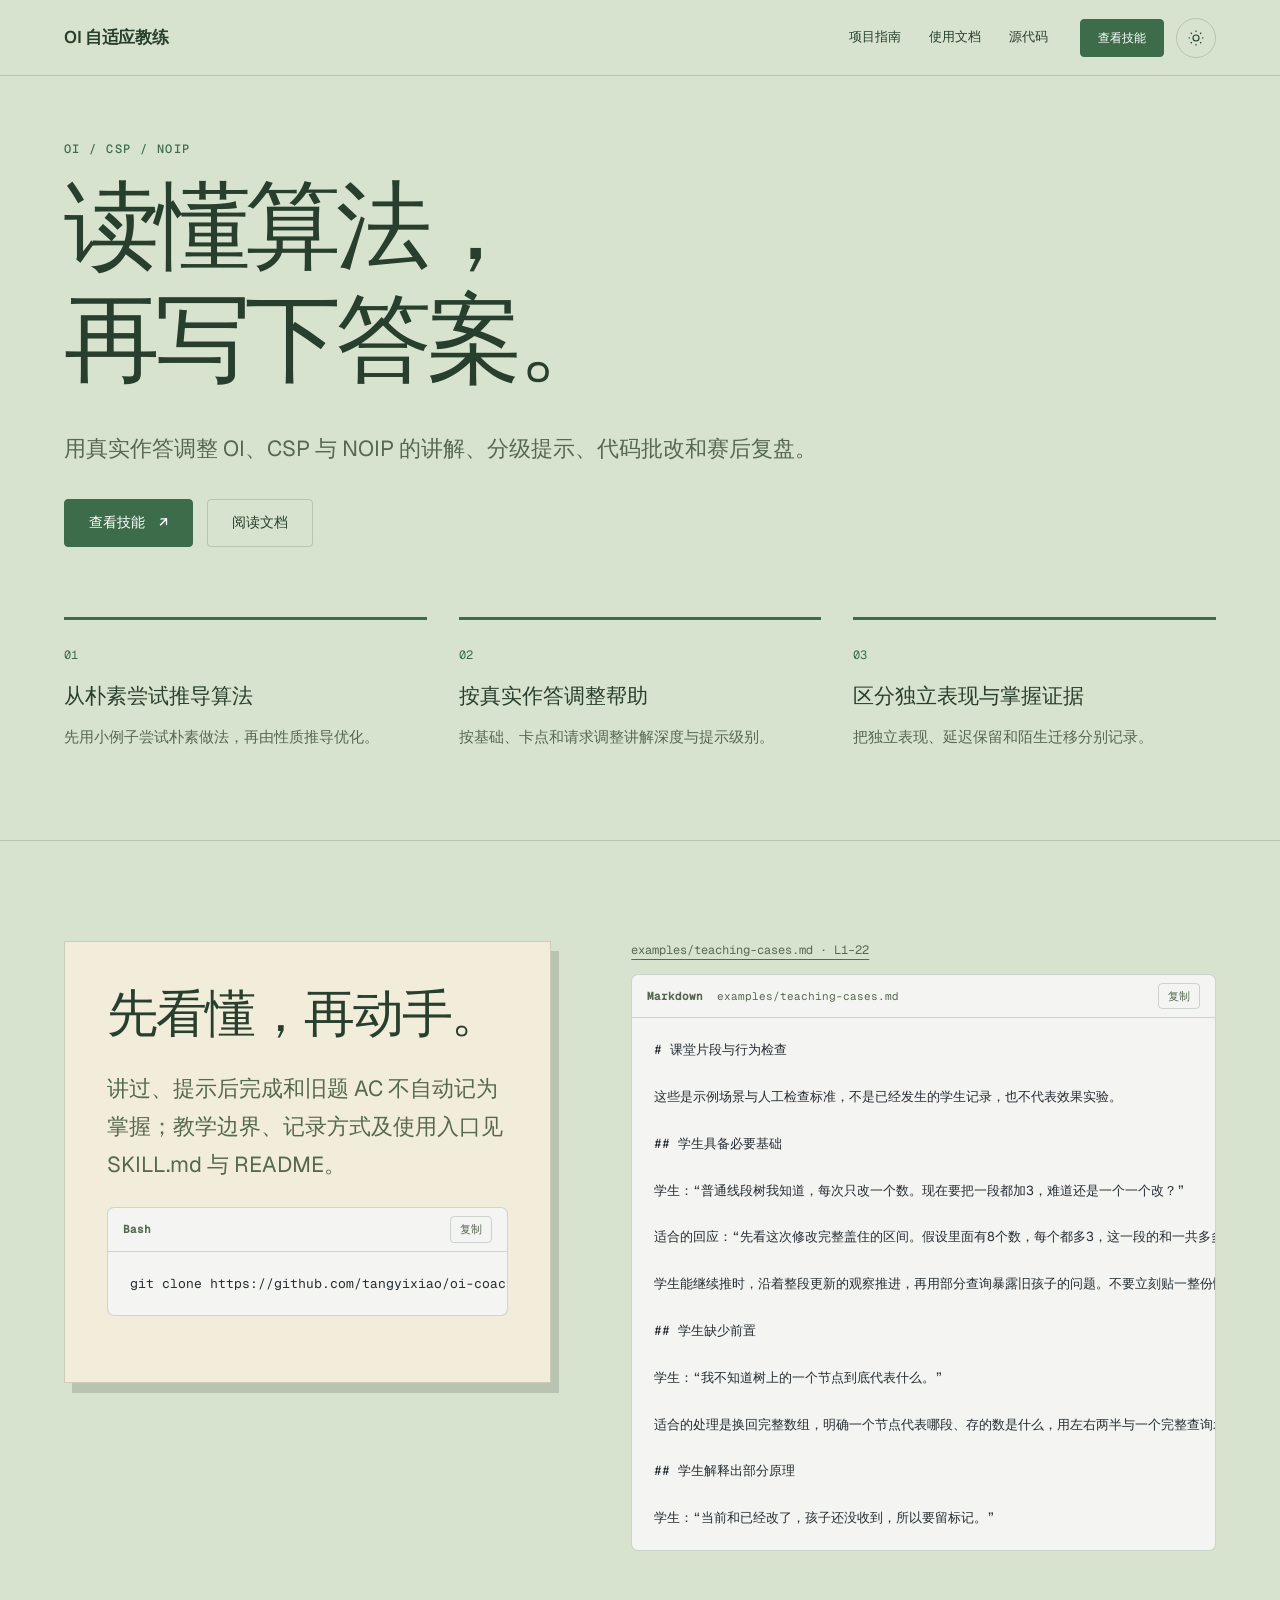
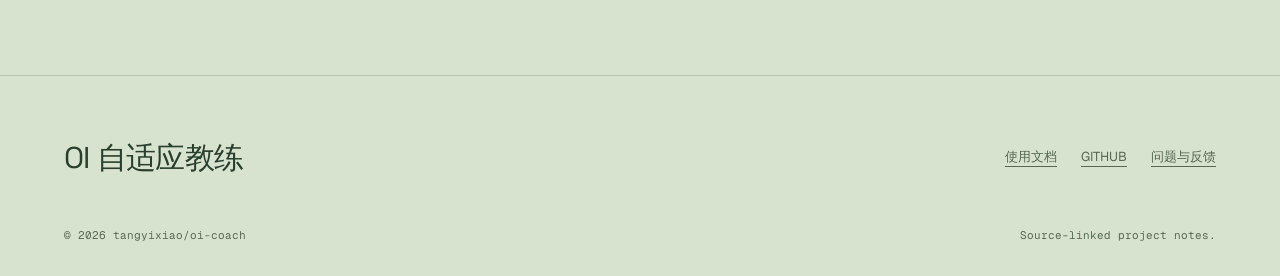
<file: index.html>
<!doctype html><html lang="zh-CN" data-project="oi-coach" data-family="notebook"><head><meta charset="utf-8"><meta name="viewport" content="width=device-width, initial-scale=1"><meta name="description" content="用真实作答调整 OI、CSP 与 NOIP 的讲解、分级提示、代码批改和赛后复盘。"><meta name="color-scheme" content="light dark"><title>OI 自适应教练 · 读懂算法， 再写下答案。</title><link rel="stylesheet" href="assets/fonts/fonts.css"><link rel="stylesheet" href="assets/fonts/display.css"><link rel="stylesheet" href="assets/site.css"><link rel="stylesheet" href="assets/docs-v3.css"><link rel="stylesheet" href="assets/polish.css"><style>:root{--font-body:"Geist","PingFang SC","Microsoft YaHei",sans-serif;--font-text:var(--font-body);--model-accent:var(--accent);--font-display:"Space Grotesk","Songti SC","SimSun",serif;--font-mono:"Geist Mono","SFMono-Regular",Consolas,monospace}html[data-theme="light"]{--bg:#D8E3CF;--surface:#F1EDDA;--ink:#273F2C;--muted:#566850;--accent:#3c6c49;--accent-ink:#FFFFFF;--line:color-mix(in srgb,#273F2C 19%,transparent);color-scheme:light}html[data-theme="dark"]{--bg:#15261A;--surface:#24392A;--ink:#EEF0DC;--muted:#a9bea0;--accent:#b6d59a;--accent-ink:#000000;--line:color-mix(in srgb,#EEF0DC 19%,transparent);color-scheme:dark}.notebook-head{grid-template-columns:minmax(0,1fr)}</style><script src="assets/theme.js"></script><link rel="icon" type="image/svg+xml" href="favicon.svg"></head><body><header class="nav site-nav"><div class="wrap nav-inner"><a class="skip-link" href="#top">跳到正文</a><a class="site-brand" href="index.html">OI 自适应教练</a><nav class="site-links" aria-label="项目导航"><a href="project-website/site/index.html">项目指南</a><a href="docs.html">使用文档</a><a href="https://github.com/tangyixiao/oi-coach">源代码</a></nav><div class="nav-controls"><a class="btn nav-cta" href="https://github.com/tangyixiao/oi-coach/blob/main/SKILL.md">查看技能</a><button class="site-theme" type="button" data-theme-toggle aria-label="切换深浅色" aria-pressed="false"><svg width="18" height="18" viewBox="0 0 24 24" fill="none" stroke="currentColor" stroke-width="1.5" aria-hidden="true"><circle cx="12" cy="12" r="4"/><path d="M12 2v2m0 16v2M2 12h2m16 0h2M5 5l1.5 1.5m11 11L19 19M5 19l1.5-1.5m11-11L19 5"/></svg></button><button class="site-menu-toggle" data-menu-toggle type="button" aria-label="菜单" aria-expanded="false" aria-controls="site-drawer"><svg width="20" height="20" viewBox="0 0 20 20" fill="none" stroke="currentColor" stroke-width="1.4" aria-hidden="true"><path d="M3 6h14M3 14h14"/></svg></button></div></div><nav class="site-drawer" id="site-drawer" hidden><a href="project-website/site/index.html">项目指南</a><a href="index.html">项目首页</a><a href="docs.html">使用文档</a><a href="https://github.com/tangyixiao/oi-coach">查看源码</a><p class="drawer-note">OI 自适应教练</p></nav></header><main id="top"><article><section class="notebook-hero"><div class="wrap"><div class="notebook-head"><div><p class="eyebrow">OI / CSP / NOIP</p><h1 class="notebook-title">读懂算法，<br>再写下答案。</h1><p class="lede" style="margin-top:32px">用真实作答调整 OI、CSP 与 NOIP 的讲解、分级提示、代码批改和赛后复盘。</p><div class="actions"><a class="btn" href="https://github.com/tangyixiao/oi-coach/blob/main/SKILL.md">查看技能 <span aria-hidden="true">↗</span></a><a class="btn secondary" href="docs.html">阅读文档</a></div></div></div><div class="learning-steps"><div class="learning-step"><span>01</span><h3>从朴素尝试推导算法</h3><p>先用小例子尝试朴素做法，再由性质推导优化。</p></div><div class="learning-step"><span>02</span><h3>按真实作答调整帮助</h3><p>按基础、卡点和请求调整讲解深度与提示级别。</p></div><div class="learning-step"><span>03</span><h3>区分独立表现与掌握证据</h3><p>把独立表现、延迟保留和陌生迁移分别记录。</p></div></div></div></section><section class="section top-rule"><div class="wrap code-layout"><div class="notebook-paper"><h2>先看懂，再动手。</h2><p class="lede" style="margin-top:25px">讲过、提示后完成和旧题 AC 不自动记为掌握；教学边界、记录方式及使用入口见 SKILL.md 与 README。</p><div class="docs-code" data-code-block><div class="docs-code-toolbar"><span class="docs-code-language">Bash</span><button class="docs-code-copy" type="button" data-copy-code aria-label="复制代码">复制</button><span class="docs-copy-status" role="status" aria-live="polite"></span></div><pre tabindex="0"><code class="highlight language-bash" data-language="bash">git<span class="tok-w"> </span>clone<span class="tok-w"> </span>https://github.com/tangyixiao/oi-coach.git</code></pre></div></div><div class="source-area" id="source-code"><a class="source-link" href="https://github.com/tangyixiao/oi-coach/blob/7f0f62bb6e60f9acf2d45c20cef490edaa5d7a0e/examples/teaching-cases.md#L1-L22">examples/teaching-cases.md · L1–22</a><div class="docs-code" data-code-block><div class="docs-code-toolbar"><span class="docs-code-language">Markdown</span><span class="docs-code-file">examples/teaching-cases.md</span><button class="docs-code-copy" type="button" data-copy-code aria-label="复制代码">复制</button><span class="docs-copy-status" role="status" aria-live="polite"></span></div><pre tabindex="0"><code class="highlight language-markdown" data-language="markdown"><span class="tok-gh"># 课堂片段与行为检查</span>

这些是示例场景与人工检查标准，不是已经发生的学生记录，也不代表效果实验。

<span class="tok-gu">## 学生具备必要基础</span>

学生：“普通线段树我知道，每次只改一个数。现在要把一段都加3，难道还是一个一个改？”

适合的回应：“先看这次修改完整盖住的区间。假设里面有8个数，每个都多3，这一段的和一共多多少？能不能先把这段的和改对？”

学生能继续推时，沿着整段更新的观察推进，再用部分查询暴露旧孩子的问题。不要立刻贴一整份懒标记模板，也不要为制造互动追问8个叶子的每个新值。

<span class="tok-gu">## 学生缺少前置</span>

学生：“我不知道树上的一个节点到底代表什么。”

适合的处理是换回完整数组，明确一个节点代表哪段、存的数是什么，用左右两半与一个完整查询示范信息怎样拼起来。先补表示方式，暂缓下传细节。不要让学生猜 <span class="tok-sb">`pushdown`</span> 的作用，也不要把“基于分治的数据结构”换几个词再说一次。

<span class="tok-gu">## 学生解释出部分原理</span>

学生：“当前和已经改了，孩子还没收到，所以要留标记。”
</code></pre></div></div></div></section></article></main><footer class="site-footer"><div class="wrap"><div class="footer-top"><span class="footer-name">OI 自适应教练</span><nav class="footer-links"><a href="docs.html">使用文档</a><a href="https://github.com/tangyixiao/oi-coach">GITHUB</a><a href="https://github.com/tangyixiao/oi-coach/issues">问题与反馈</a></nav></div><div class="footer-bottom"><span>© 2026 tangyixiao/oi-coach</span><span>Source-linked project notes.</span></div></div></footer><script src="assets/site.js" defer></script><script src="assets/docs-v3.js" defer></script></body></html>
</file>
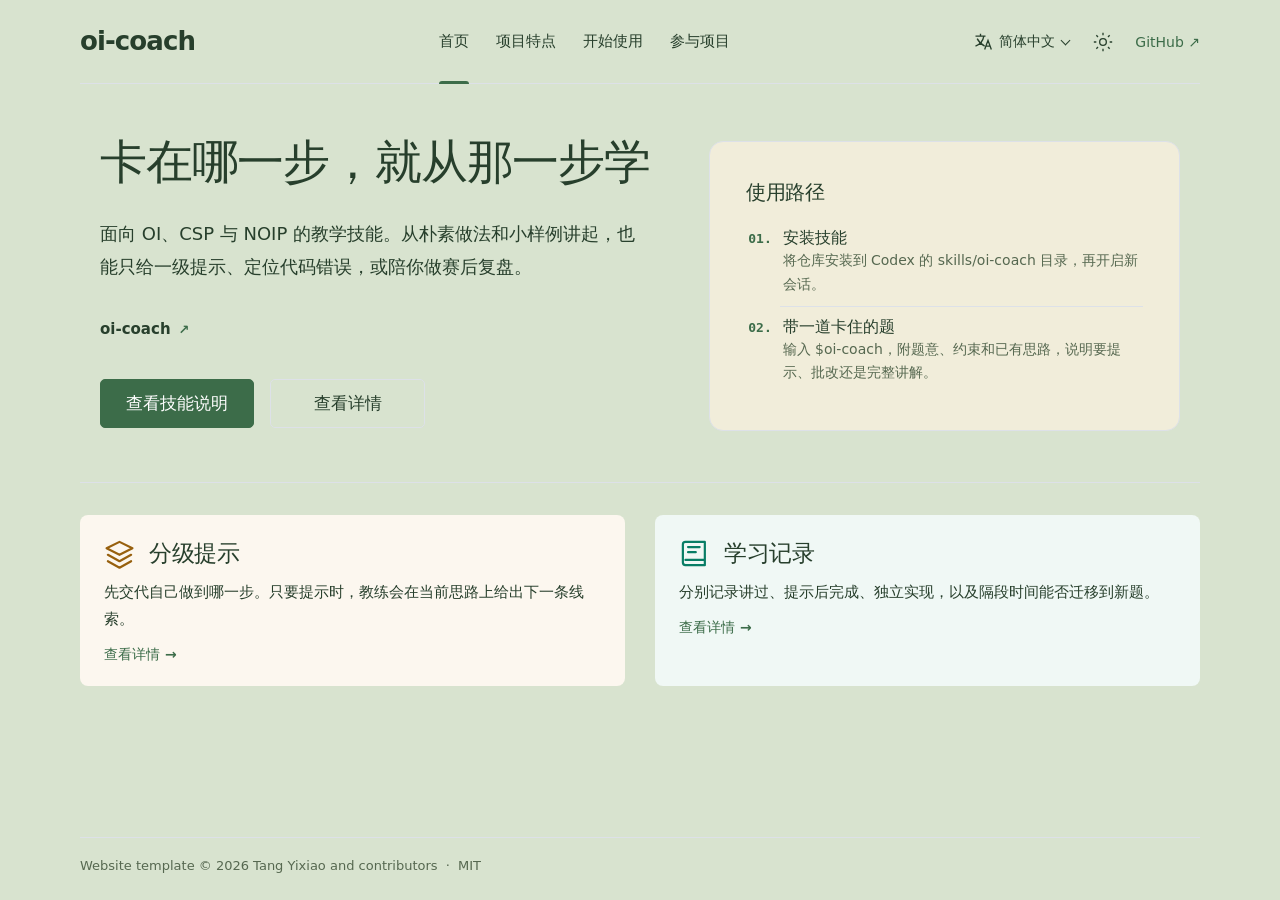
<file: project-website/site/index.html>
<!doctype html>
<html lang="zh-CN" data-locale="zh-CN" data-theme="system" data-default-theme="system" data-site-root="./">
<head>
  <meta charset="utf-8">
  <meta name="viewport" content="width=device-width, initial-scale=1">
  <meta name="generator" content="Project website template">
  <meta name="color-scheme" content="light dark">
  <meta name="description" content="面向 OI、CSP 与 NOIP 的教学技能。从朴素做法和小样例讲起，也能只给一级提示、定位代码错误，或陪你做赛后复盘。">
  <meta name="theme-color" content="#ffffff" media="(prefers-color-scheme: light)">
  <meta name="theme-color" content="#18191b" media="(prefers-color-scheme: dark)">
  <title>卡在哪一步，就从那一步学 · oi-coach</title>
  <link rel="alternate" hreflang="zh-CN" href="./index.html"><link rel="alternate" hreflang="en" href="./en/index.html">
  <link rel="icon" href="./favicon.svg" type="image/svg+xml">
  <script src="./theme-init.js"></script>
  <link rel="stylesheet" href="./style.css">
  <script src="./script.js" defer></script>
</head>
<body class="page-home" id="top">
  <a class="skip-link" href="#main">跳转到主要内容</a>
  <header class="site-header wrap">
    <a class="brand" href="./index.html">oi-coach</a>
    <nav class="main-nav" id="main-nav" aria-label="主导航"><a href="./index.html" aria-current="page">首页</a><a href="./features.html">项目特点</a><a href="./download.html">开始使用</a><a href="./community.html">参与项目</a></nav>
    <div class="header-tools">
      <details class="language-picker picker">
        <summary aria-label="选择语言"><svg viewBox="0 0 24 24" fill="none" stroke="currentColor" stroke-width="1.6" aria-hidden="true"><path d="M3 5h12M9 2v3m4 0c-1 6-5 10-10 12m2-9c2 4 5 7 9 9m0 4 4-11 4 11m-6-4h4"/></svg><span class="language-current">简体中文</span></summary>
        <nav class="picker-menu" aria-label="选择语言"><a href="./index.html" lang="zh-CN" hreflang="zh-CN" aria-current="true">简体中文</a><a href="./en/index.html" lang="en" hreflang="en">English</a></nav>
      </details>
      <details class="theme-picker picker" hidden>
        <summary aria-label="选择主题"><svg class="theme-sun" viewBox="0 0 24 24" fill="none" stroke="currentColor" stroke-width="1.6" aria-hidden="true"><circle cx="12" cy="12" r="4"/><path d="M12 1v3m0 16v3M1 12h3m16 0h3M4 4l2 2m12 12 2 2M4 20l2-2M18 6l2-2"/></svg><svg class="theme-moon" viewBox="0 0 24 24" fill="none" stroke="currentColor" stroke-width="1.6" aria-hidden="true"><path d="M20.5 14A9 9 0 0 1 10 3.5 9 9 0 1 0 20.5 14Z"/></svg><span class="theme-current">跟随系统</span></summary>
        <div class="picker-menu"><button type="button" data-theme-choice="light" aria-pressed="false"><svg class="" viewBox="0 0 24 24" fill="none" stroke="currentColor" stroke-width="1.7" stroke-linecap="round" stroke-linejoin="round" aria-hidden="true"><circle cx="12" cy="12" r="4"/><path d="M12 1v3m0 16v3M1 12h3m16 0h3M4 4l2 2m12 12 2 2M4 20l2-2M18 6l2-2"/></svg><span>浅色</span></button><button type="button" data-theme-choice="dark" aria-pressed="false"><svg class="" viewBox="0 0 24 24" fill="none" stroke="currentColor" stroke-width="1.7" stroke-linecap="round" stroke-linejoin="round" aria-hidden="true"><path d="M20.5 14A9 9 0 0 1 10 3.5 9 9 0 1 0 20.5 14Z"/></svg><span>深色</span></button><button type="button" data-theme-choice="system" aria-pressed="false"><svg class="" viewBox="0 0 24 24" fill="none" stroke="currentColor" stroke-width="1.7" stroke-linecap="round" stroke-linejoin="round" aria-hidden="true"><rect x="2" y="3" width="20" height="14" rx="2"/><path d="M12 17v4m-5 0h10"/></svg><span>跟随系统</span></button></div>
      </details>
      <a class="repository-link" href="https://github.com/tangyixiao/oi-coach">GitHub <span aria-hidden="true">↗</span></a>
      <button class="menu-toggle" type="button" aria-label="打开导航" data-open-label="打开导航" data-close-label="关闭导航" aria-expanded="false" aria-controls="main-nav" hidden><svg viewBox="0 0 24 24" fill="none" stroke="currentColor" stroke-width="1.8" aria-hidden="true"><path d="M3 6h18M3 12h18M3 18h18"/></svg></button>
    </div>
  </header>
  <main id="main" class="wrap"><section class="hero" aria-labelledby="hero-title"><div class="hero-copy"><h1 id="hero-title">卡在哪一步，就从那一步学</h1><div class="hero-description"><p>面向 OI、CSP 与 NOIP 的教学技能。从朴素做法和小样例讲起，也能只给一级提示、定位代码错误，或陪你做赛后复盘。</p></div><nav class="platforms" aria-label="支持的平台"><a class="platform-link" href="https://tangyixiao.github.io/oi-coach/"><span>oi-coach</span><span class="platform-arrow" aria-hidden="true">↗</span></a></nav><div class="hero-actions"><a class="button button-primary" href="https://github.com/tangyixiao/oi-coach/blob/main/SKILL.md">查看技能说明</a><a class="button button-secondary" href="./features.html">查看详情</a></div></div><figure class="product-preview"><div class="guide-card"><h2>使用路径</h2><ol><li><a href="./download.html#instructions"><strong>安装技能</strong><span>将仓库安装到 Codex 的 skills/oi-coach 目录，再开启新会话。</span></a></li><li><a href="./download.html#instructions"><strong>带一道卡住的题</strong><span>输入 $oi-coach，附题意、约束和已有思路，说明要提示、批改还是完整讲解。</span></a></li></ol></div></figure></section><section class="home-features section-rule" aria-label="项目特点"><div class="feature-teasers"><article class="feature-teaser teaser-code"><header><svg class="" viewBox="0 0 24 24" fill="none" stroke="currentColor" stroke-width="1.7" stroke-linecap="round" stroke-linejoin="round" aria-hidden="true"><path d="m12 3 10 5-10 5L2 8l10-5Zm-9 10 9 5 9-5M3 18l9 5 9-5"/></svg><h2>分级提示</h2></header><p>先交代自己做到哪一步。只要提示时，教练会在当前思路上给出下一条线索。</p><a class="feature-more" href="./features.html">查看详情 <span aria-hidden="true">→</span></a></article><article class="feature-teaser teaser-training"><header><svg class="" viewBox="0 0 24 24" fill="none" stroke="currentColor" stroke-width="1.7" stroke-linecap="round" stroke-linejoin="round" aria-hidden="true"><path d="M5 3h15v18H5a2 2 0 0 1-2-2V5a2 2 0 0 1 2-2Zm0 14h15M7 7h9M7 11h6"/></svg><h2>学习记录</h2></header><p>分别记录讲过、提示后完成、独立实现，以及隔段时间能否迁移到新题。</p><a class="feature-more" href="./features.html">查看详情 <span aria-hidden="true">→</span></a></article></div></section></main>
  <footer class="site-footer wrap"><p>Website template © 2026 Tang Yixiao and contributors <span aria-hidden="true">·</span> <a href="https://github.com/tangyixiao/oi-coach/blob/main/LICENSE">MIT</a></p></footer>
</body>
</html>
</file>
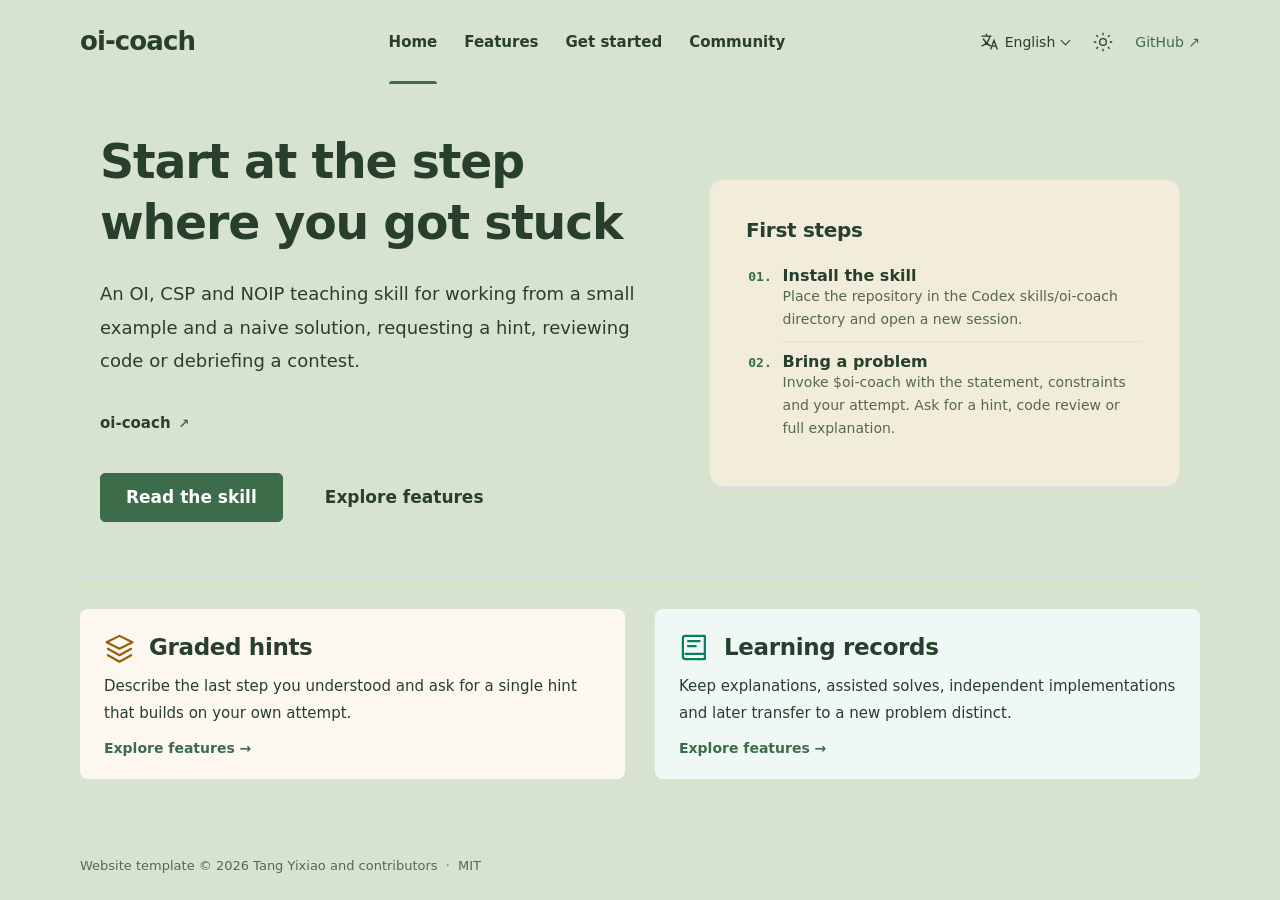
<file: project-website/site/en/index.html>
<!doctype html>
<html lang="en" data-locale="en" data-theme="system" data-default-theme="system" data-site-root="../">
<head>
  <meta charset="utf-8">
  <meta name="viewport" content="width=device-width, initial-scale=1">
  <meta name="generator" content="Project website template">
  <meta name="color-scheme" content="light dark">
  <meta name="description" content="An OI, CSP and NOIP teaching skill for working from a small example and a naive solution, requesting a hint, reviewing code or debriefing a contest.">
  <meta name="theme-color" content="#ffffff" media="(prefers-color-scheme: light)">
  <meta name="theme-color" content="#18191b" media="(prefers-color-scheme: dark)">
  <title>Start at the step where you got stuck · oi-coach</title>
  <link rel="alternate" hreflang="zh-CN" href="../index.html"><link rel="alternate" hreflang="en" href="../en/index.html">
  <link rel="icon" href="../favicon.svg" type="image/svg+xml">
  <script src="../theme-init.js"></script>
  <link rel="stylesheet" href="../style.css">
  <script src="../script.js" defer></script>
</head>
<body class="page-home" id="top">
  <a class="skip-link" href="#main">Skip to main content</a>
  <header class="site-header wrap">
    <a class="brand" href="./index.html">oi-coach</a>
    <nav class="main-nav" id="main-nav" aria-label="Main navigation"><a href="./index.html" aria-current="page">Home</a><a href="./features.html">Features</a><a href="./download.html">Get started</a><a href="./community.html">Community</a></nav>
    <div class="header-tools">
      <details class="language-picker picker">
        <summary aria-label="Choose language"><svg viewBox="0 0 24 24" fill="none" stroke="currentColor" stroke-width="1.6" aria-hidden="true"><path d="M3 5h12M9 2v3m4 0c-1 6-5 10-10 12m2-9c2 4 5 7 9 9m0 4 4-11 4 11m-6-4h4"/></svg><span class="language-current">English</span></summary>
        <nav class="picker-menu" aria-label="Choose language"><a href="../index.html" lang="zh-CN" hreflang="zh-CN">简体中文</a><a href="../en/index.html" lang="en" hreflang="en" aria-current="true">English</a></nav>
      </details>
      <details class="theme-picker picker" hidden>
        <summary aria-label="Choose theme"><svg class="theme-sun" viewBox="0 0 24 24" fill="none" stroke="currentColor" stroke-width="1.6" aria-hidden="true"><circle cx="12" cy="12" r="4"/><path d="M12 1v3m0 16v3M1 12h3m16 0h3M4 4l2 2m12 12 2 2M4 20l2-2M18 6l2-2"/></svg><svg class="theme-moon" viewBox="0 0 24 24" fill="none" stroke="currentColor" stroke-width="1.6" aria-hidden="true"><path d="M20.5 14A9 9 0 0 1 10 3.5 9 9 0 1 0 20.5 14Z"/></svg><span class="theme-current">System</span></summary>
        <div class="picker-menu"><button type="button" data-theme-choice="light" aria-pressed="false"><svg class="" viewBox="0 0 24 24" fill="none" stroke="currentColor" stroke-width="1.7" stroke-linecap="round" stroke-linejoin="round" aria-hidden="true"><circle cx="12" cy="12" r="4"/><path d="M12 1v3m0 16v3M1 12h3m16 0h3M4 4l2 2m12 12 2 2M4 20l2-2M18 6l2-2"/></svg><span>Light</span></button><button type="button" data-theme-choice="dark" aria-pressed="false"><svg class="" viewBox="0 0 24 24" fill="none" stroke="currentColor" stroke-width="1.7" stroke-linecap="round" stroke-linejoin="round" aria-hidden="true"><path d="M20.5 14A9 9 0 0 1 10 3.5 9 9 0 1 0 20.5 14Z"/></svg><span>Dark</span></button><button type="button" data-theme-choice="system" aria-pressed="false"><svg class="" viewBox="0 0 24 24" fill="none" stroke="currentColor" stroke-width="1.7" stroke-linecap="round" stroke-linejoin="round" aria-hidden="true"><rect x="2" y="3" width="20" height="14" rx="2"/><path d="M12 17v4m-5 0h10"/></svg><span>System</span></button></div>
      </details>
      <a class="repository-link" href="https://github.com/tangyixiao/oi-coach">GitHub <span aria-hidden="true">↗</span></a>
      <button class="menu-toggle" type="button" aria-label="Open navigation" data-open-label="Open navigation" data-close-label="Close navigation" aria-expanded="false" aria-controls="main-nav" hidden><svg viewBox="0 0 24 24" fill="none" stroke="currentColor" stroke-width="1.8" aria-hidden="true"><path d="M3 6h18M3 12h18M3 18h18"/></svg></button>
    </div>
  </header>
  <main id="main" class="wrap"><section class="hero" aria-labelledby="hero-title"><div class="hero-copy"><h1 id="hero-title">Start at the step where you got stuck</h1><div class="hero-description"><p>An OI, CSP and NOIP teaching skill for working from a small example and a naive solution, requesting a hint, reviewing code or debriefing a contest.</p></div><nav class="platforms" aria-label="Supported platforms"><a class="platform-link" href="https://tangyixiao.github.io/oi-coach/"><span>oi-coach</span><span class="platform-arrow" aria-hidden="true">↗</span></a></nav><div class="hero-actions"><a class="button button-primary" href="https://github.com/tangyixiao/oi-coach/blob/main/SKILL.md">Read the skill</a><a class="button button-secondary" href="./features.html">Explore features</a></div></div><figure class="product-preview"><div class="guide-card"><h2>First steps</h2><ol><li><a href="./download.html#instructions"><strong>Install the skill</strong><span>Place the repository in the Codex skills/oi-coach directory and open a new session.</span></a></li><li><a href="./download.html#instructions"><strong>Bring a problem</strong><span>Invoke $oi-coach with the statement, constraints and your attempt. Ask for a hint, code review or full explanation.</span></a></li></ol></div></figure></section><section class="home-features section-rule" aria-label="Features"><div class="feature-teasers"><article class="feature-teaser teaser-code"><header><svg class="" viewBox="0 0 24 24" fill="none" stroke="currentColor" stroke-width="1.7" stroke-linecap="round" stroke-linejoin="round" aria-hidden="true"><path d="m12 3 10 5-10 5L2 8l10-5Zm-9 10 9 5 9-5M3 18l9 5 9-5"/></svg><h2>Graded hints</h2></header><p>Describe the last step you understood and ask for a single hint that builds on your own attempt.</p><a class="feature-more" href="./features.html">Explore features <span aria-hidden="true">→</span></a></article><article class="feature-teaser teaser-training"><header><svg class="" viewBox="0 0 24 24" fill="none" stroke="currentColor" stroke-width="1.7" stroke-linecap="round" stroke-linejoin="round" aria-hidden="true"><path d="M5 3h15v18H5a2 2 0 0 1-2-2V5a2 2 0 0 1 2-2Zm0 14h15M7 7h9M7 11h6"/></svg><h2>Learning records</h2></header><p>Keep explanations, assisted solves, independent implementations and later transfer to a new problem distinct.</p><a class="feature-more" href="./features.html">Explore features <span aria-hidden="true">→</span></a></article></div></section></main>
  <footer class="site-footer wrap"><p>Website template © 2026 Tang Yixiao and contributors <span aria-hidden="true">·</span> <a href="https://github.com/tangyixiao/oi-coach/blob/main/LICENSE">MIT</a></p></footer>
</body>
</html>
</file>
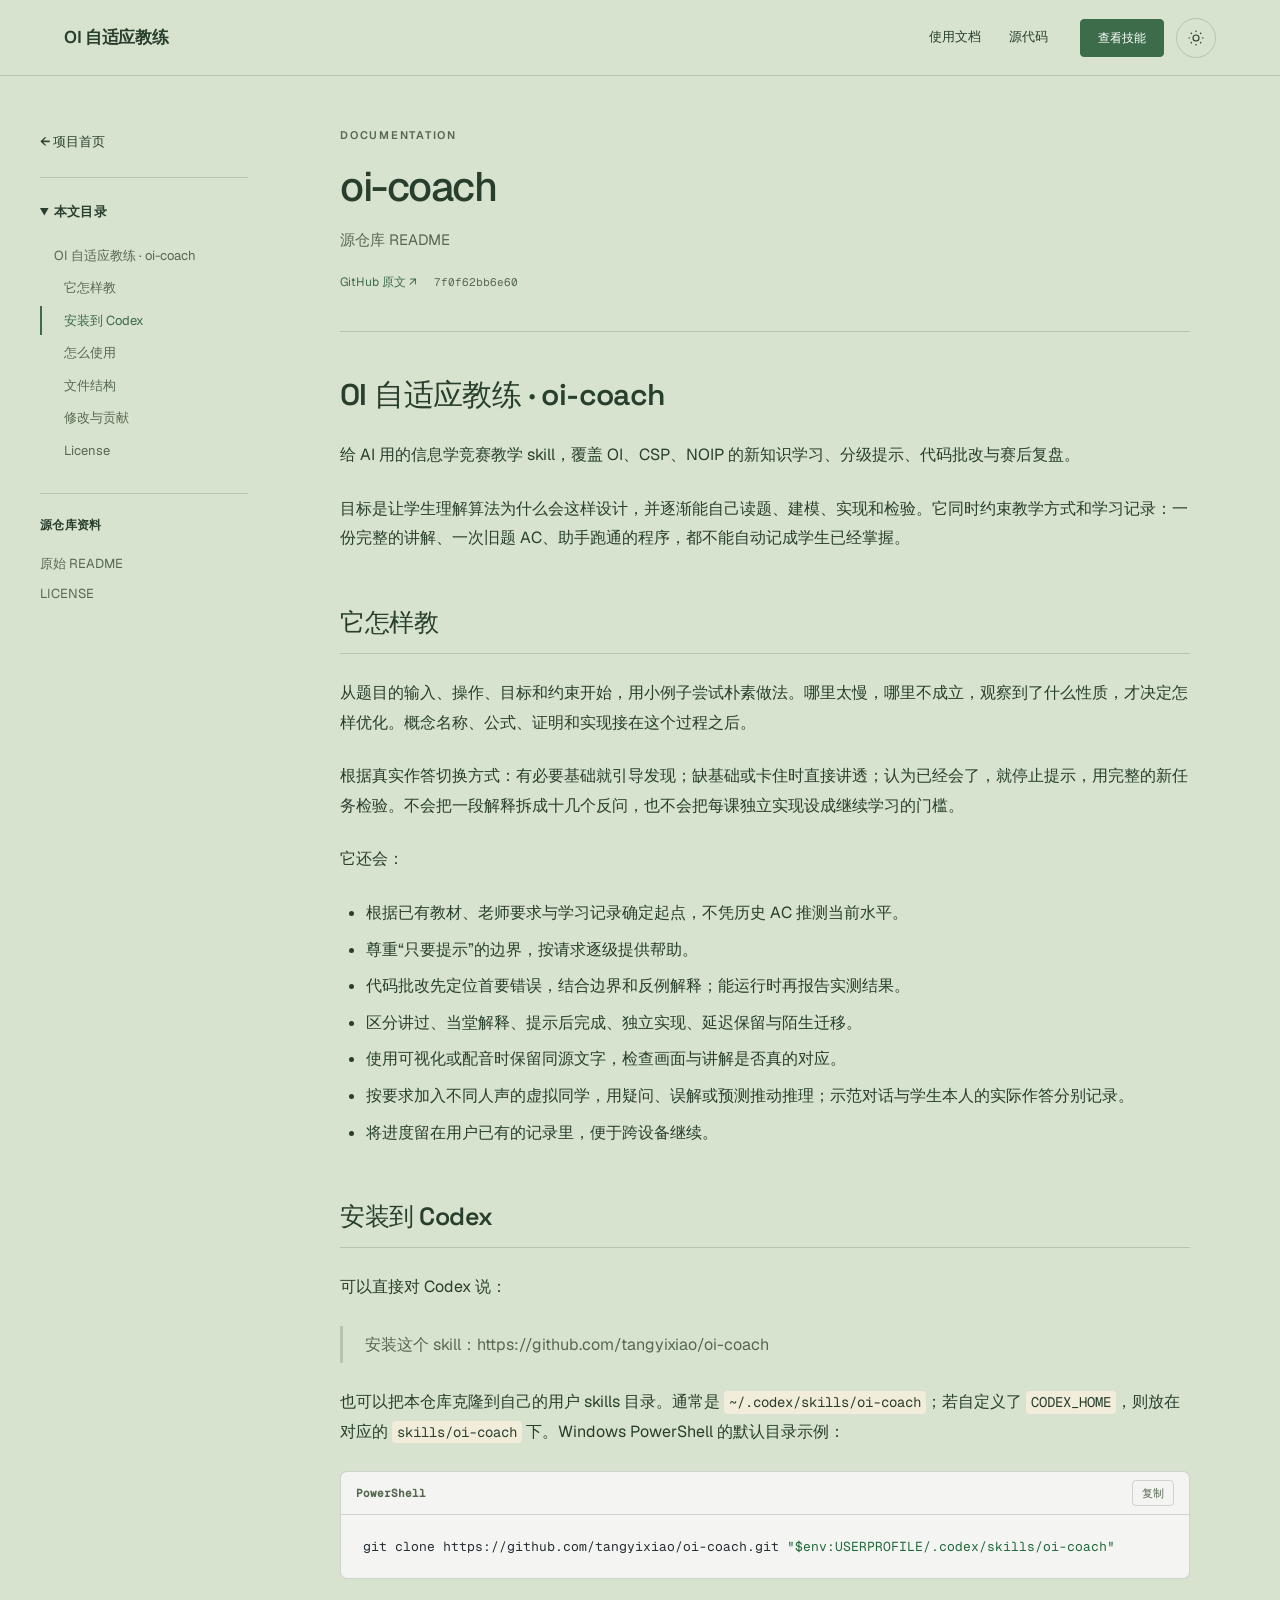
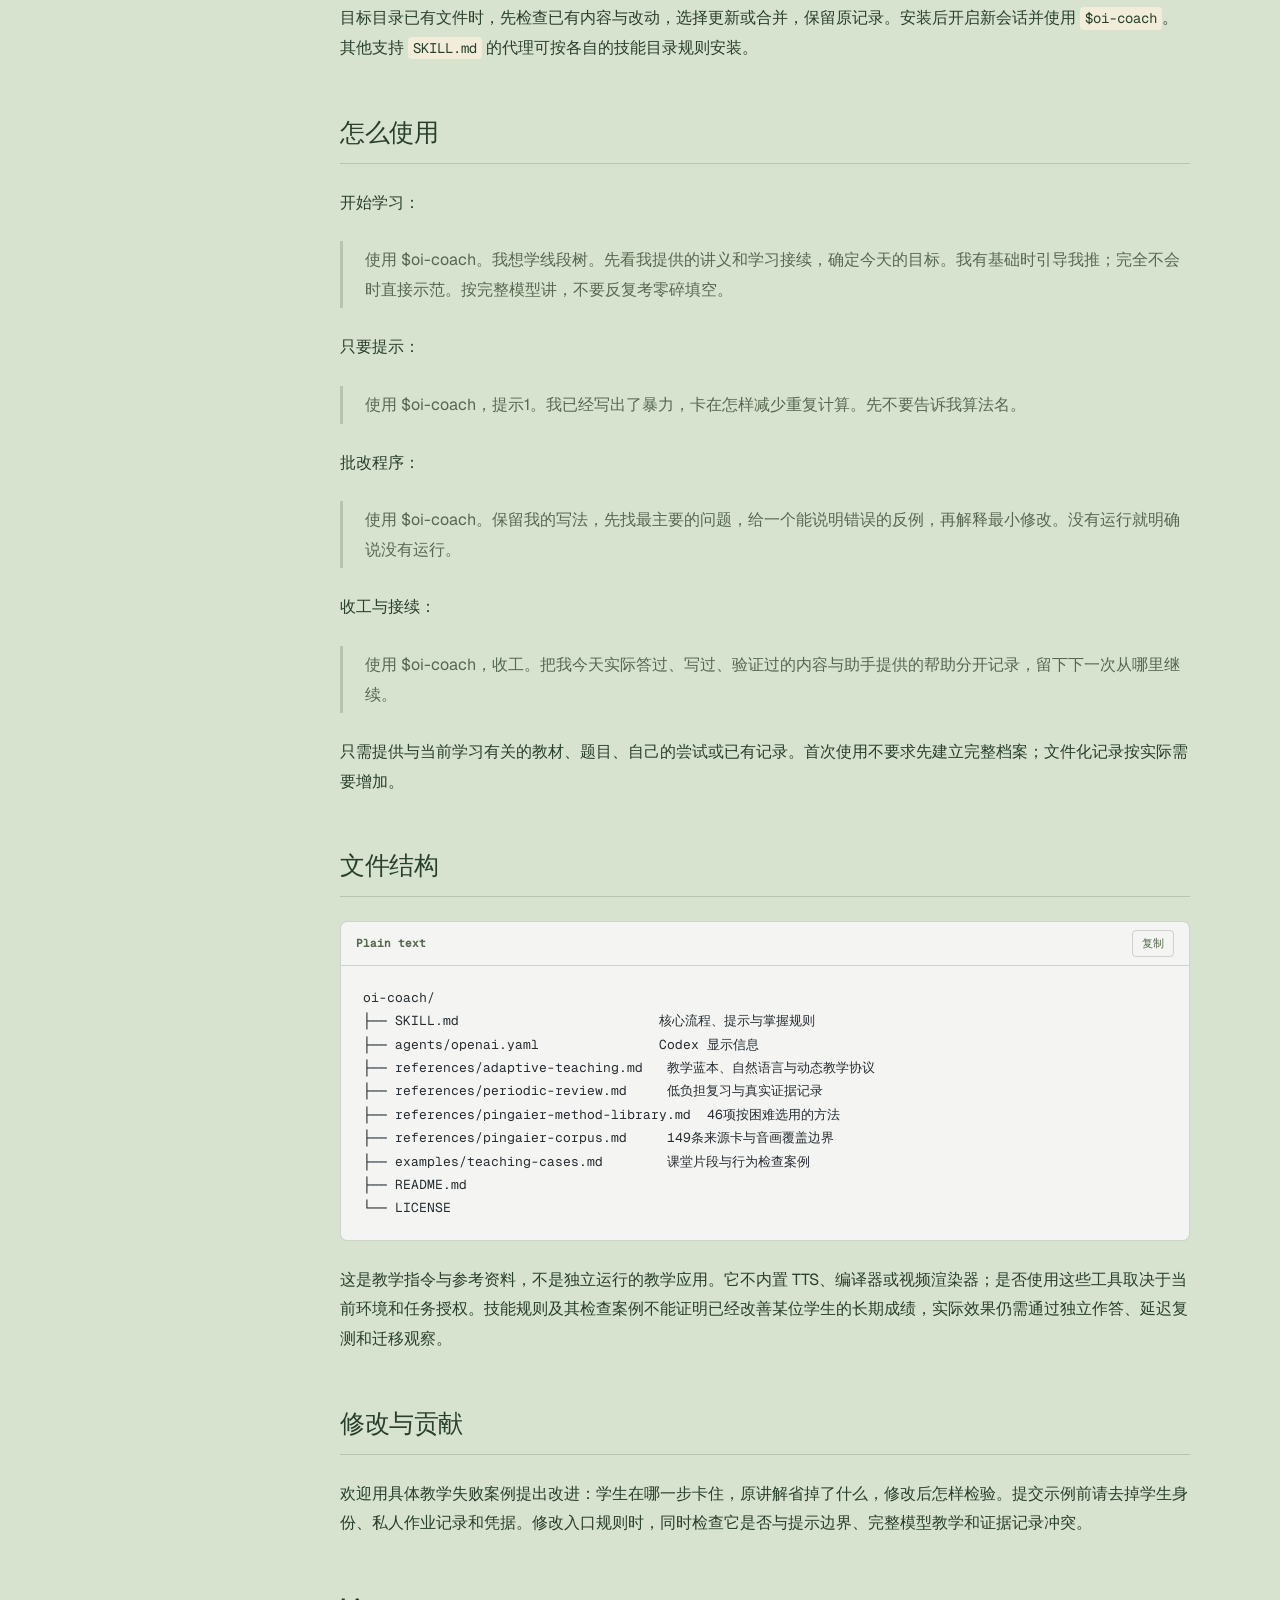
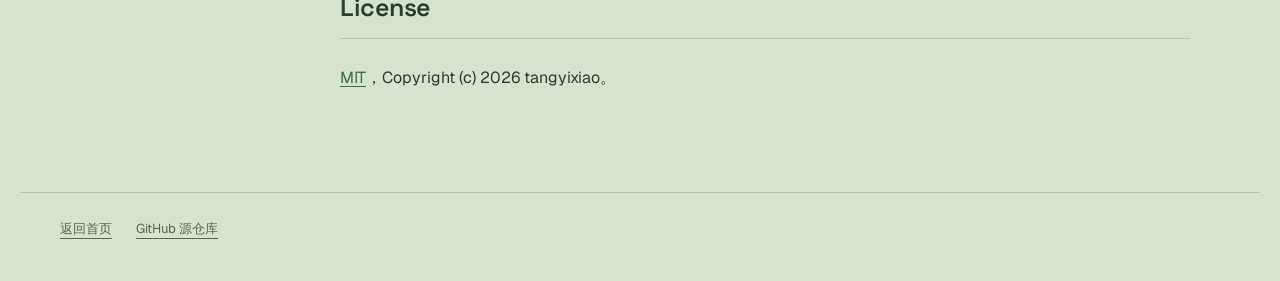
<file: docs.html>
<!doctype html><html lang="zh-CN" data-docs="v3" data-project="oi-coach"><head>
<meta charset="utf-8"><meta name="viewport" content="width=device-width,initial-scale=1">
<title>oi-coach · 文档</title><link rel="stylesheet" href="assets/fonts/fonts.css"><link rel="stylesheet" href="assets/fonts/display.css"><link rel="stylesheet" href="assets/site.css"><link rel="stylesheet" href="assets/docs-v3.css"><link rel="stylesheet" href="assets/polish.css"><style>:root{--font-body:"Geist","PingFang SC","Microsoft YaHei",sans-serif;--font-text:var(--font-body);--model-accent:var(--accent);--font-display:"Space Grotesk","Songti SC","SimSun",serif;--font-mono:"Geist Mono","SFMono-Regular",Consolas,monospace}html[data-theme="light"]{--bg:#D8E3CF;--surface:#F1EDDA;--ink:#273F2C;--muted:#566850;--accent:#3c6c49;--accent-ink:#FFFFFF;--line:color-mix(in srgb,#273F2C 19%,transparent);color-scheme:light}html[data-theme="dark"]{--bg:#15261A;--surface:#24392A;--ink:#EEF0DC;--muted:#a9bea0;--accent:#b6d59a;--accent-ink:#000000;--line:color-mix(in srgb,#EEF0DC 19%,transparent);color-scheme:dark}</style><script src="assets/theme.js"></script><link rel="stylesheet" href="assets/docs-v3.css"></head>
<body class="docs-page"><header class="nav site-nav"><div class="wrap nav-inner"><a class="skip-link" href="#docs-content">跳到正文</a><a class="site-brand" href="index.html">OI 自适应教练</a><nav class="site-links" aria-label="项目导航"><a href="docs.html">使用文档</a><a href="https://github.com/tangyixiao/oi-coach">源代码</a></nav><div class="nav-controls"><a class="btn nav-cta" href="https://github.com/tangyixiao/oi-coach/blob/main/SKILL.md">查看技能</a><button class="site-theme" type="button" data-theme-toggle aria-label="切换深浅色" aria-pressed="false"><svg width="18" height="18" viewBox="0 0 24 24" fill="none" stroke="currentColor" stroke-width="1.5" aria-hidden="true"><circle cx="12" cy="12" r="4"/><path d="M12 2v2m0 16v2M2 12h2m16 0h2M5 5l1.5 1.5m11 11L19 19M5 19l1.5-1.5m11-11L19 5"/></svg></button><button class="site-menu-toggle" data-menu-toggle type="button" aria-label="菜单" aria-expanded="false" aria-controls="site-drawer"><svg width="20" height="20" viewBox="0 0 20 20" fill="none" stroke="currentColor" stroke-width="1.4" aria-hidden="true"><path d="M3 6h14M3 14h14"/></svg></button></div></div><nav class="site-drawer" id="site-drawer" hidden><a href="index.html">项目首页</a><a href="docs.html">使用文档</a><a href="https://github.com/tangyixiao/oi-coach">查看源码</a><p class="drawer-note">OI 自适应教练</p></nav></header><div class="docs-shell" id="top">
<aside class="docs-sidebar"><a class="docs-back" href="index.html">← 项目首页</a>
<details class="docs-toc" open><summary>本文目录</summary><nav aria-label="文档目录"><ol><li class="docs-level-1"><a href="#oi-自适应教练--oi-coach">OI 自适应教练 · oi-coach</a></li><li class="docs-level-2"><a href="#它怎样教">它怎样教</a></li><li class="docs-level-2"><a href="#安装到-codex">安装到 Codex</a></li><li class="docs-level-2"><a href="#怎么使用">怎么使用</a></li><li class="docs-level-2"><a href="#文件结构">文件结构</a></li><li class="docs-level-2"><a href="#修改与贡献">修改与贡献</a></li><li class="docs-level-2"><a href="#license">License</a></li></ol></nav></details>
<div class="docs-resources"><h2>源仓库资料</h2><ul><li><a href="https://github.com/tangyixiao/oi-coach/blob/7f0f62bb6e60f9acf2d45c20cef490edaa5d7a0e/README.md">原始 README</a></li><li><a href="https://github.com/tangyixiao/oi-coach/blob/7f0f62bb6e60f9acf2d45c20cef490edaa5d7a0e/LICENSE">LICENSE</a></li></ul></div></aside>
<main class="docs-main"><header class="docs-intro"><p class="docs-eyebrow">DOCUMENTATION</p>
<h1>oi-coach</h1><p>源仓库 README</p><div class="docs-source"><a href="https://github.com/tangyixiao/oi-coach/blob/7f0f62bb6e60f9acf2d45c20cef490edaa5d7a0e/README.md">GitHub 原文 ↗</a><code>7f0f62bb6e60</code></div></header>
<article class="docs-markdown" id="docs-content" tabindex="-1"><h1 id="oi-自适应教练--oi-coach">OI 自适应教练 · oi-coach<a class="docs-heading-anchor" href="#oi-自适应教练--oi-coach" aria-label="此标题的固定链接">#</a></h1>
<p>给 AI 用的信息学竞赛教学 skill，覆盖 OI、CSP、NOIP 的新知识学习、分级提示、代码批改与赛后复盘。</p>
<p>目标是让学生理解算法为什么会这样设计，并逐渐能自己读题、建模、实现和检验。它同时约束教学方式和学习记录：一份完整的讲解、一次旧题 AC、助手跑通的程序，都不能自动记成学生已经掌握。</p>
<h2 id="它怎样教">它怎样教<a class="docs-heading-anchor" href="#它怎样教" aria-label="此标题的固定链接">#</a></h2>
<p>从题目的输入、操作、目标和约束开始，用小例子尝试朴素做法。哪里太慢，哪里不成立，观察到了什么性质，才决定怎样优化。概念名称、公式、证明和实现接在这个过程之后。</p>
<p>根据真实作答切换方式：有必要基础就引导发现；缺基础或卡住时直接讲透；认为已经会了，就停止提示，用完整的新任务检验。不会把一段解释拆成十几个反问，也不会把每课独立实现设成继续学习的门槛。</p>
<p>它还会：</p>
<ul>
<li>根据已有教材、老师要求与学习记录确定起点，不凭历史 AC 推测当前水平。</li>
<li>尊重“只要提示”的边界，按请求逐级提供帮助。</li>
<li>代码批改先定位首要错误，结合边界和反例解释；能运行时再报告实测结果。</li>
<li>区分讲过、当堂解释、提示后完成、独立实现、延迟保留与陌生迁移。</li>
<li>使用可视化或配音时保留同源文字，检查画面与讲解是否真的对应。</li>
<li>按要求加入不同人声的虚拟同学，用疑问、误解或预测推动推理；示范对话与学生本人的实际作答分别记录。</li>
<li>将进度留在用户已有的记录里，便于跨设备继续。</li>
</ul>
<h2 id="安装到-codex">安装到 Codex<a class="docs-heading-anchor" href="#安装到-codex" aria-label="此标题的固定链接">#</a></h2>
<p>可以直接对 Codex 说：</p>
<blockquote>
<p>安装这个 skill：https://github.com/tangyixiao/oi-coach</p>
</blockquote>
<p>也可以把本仓库克隆到自己的用户 skills 目录。通常是 <code>~/.codex/skills/oi-coach</code>；若自定义了 <code>CODEX_HOME</code>，则放在对应的 <code>skills/oi-coach</code> 下。Windows PowerShell 的默认目录示例：</p>
<div class="docs-code" data-code-block><div class="docs-code-toolbar"><span class="docs-code-language">PowerShell</span><button class="docs-code-copy" type="button" data-copy-code aria-label="复制代码">复制</button><span class="docs-copy-status" role="status" aria-live="polite"></span></div><pre tabindex="0"><code class="highlight language-powershell" data-language="powershell"><span class="tok-n">git</span> <span class="tok-n">clone</span> <span class="tok-n">https</span><span class="tok-p">://</span><span class="tok-n">github</span><span class="tok-p">.</span><span class="tok-n">com</span><span class="tok-p">/</span><span class="tok-n">tangyixiao</span><span class="tok-p">/</span><span class="tok-n">oi-coach</span><span class="tok-p">.</span><span class="tok-n">git</span> <span class="tok-s2">&quot;$env:USERPROFILE/.codex/skills/oi-coach&quot;</span>
</code></pre></div><p>目标目录已有文件时，先检查已有内容与改动，选择更新或合并，保留原记录。安装后开启新会话并使用 <code>$oi-coach</code>。其他支持 <code>SKILL.md</code> 的代理可按各自的技能目录规则安装。</p>
<h2 id="怎么使用">怎么使用<a class="docs-heading-anchor" href="#怎么使用" aria-label="此标题的固定链接">#</a></h2>
<p>开始学习：</p>
<blockquote>
<p>使用 $oi-coach。我想学线段树。先看我提供的讲义和学习接续，确定今天的目标。我有基础时引导我推；完全不会时直接示范。按完整模型讲，不要反复考零碎填空。</p>
</blockquote>
<p>只要提示：</p>
<blockquote>
<p>使用 $oi-coach，提示1。我已经写出了暴力，卡在怎样减少重复计算。先不要告诉我算法名。</p>
</blockquote>
<p>批改程序：</p>
<blockquote>
<p>使用 $oi-coach。保留我的写法，先找最主要的问题，给一个能说明错误的反例，再解释最小修改。没有运行就明确说没有运行。</p>
</blockquote>
<p>收工与接续：</p>
<blockquote>
<p>使用 $oi-coach，收工。把我今天实际答过、写过、验证过的内容与助手提供的帮助分开记录，留下下一次从哪里继续。</p>
</blockquote>
<p>只需提供与当前学习有关的教材、题目、自己的尝试或已有记录。首次使用不要求先建立完整档案；文件化记录按实际需要增加。</p>
<h2 id="文件结构">文件结构<a class="docs-heading-anchor" href="#文件结构" aria-label="此标题的固定链接">#</a></h2>
<div class="docs-code" data-code-block><div class="docs-code-toolbar"><span class="docs-code-language">Plain text</span><button class="docs-code-copy" type="button" data-copy-code aria-label="复制代码">复制</button><span class="docs-copy-status" role="status" aria-live="polite"></span></div><pre tabindex="0"><code class="highlight language-text" data-language="text">oi-coach/
├── SKILL.md                         核心流程、提示与掌握规则
├── agents/openai.yaml               Codex 显示信息
├── references/adaptive-teaching.md   教学蓝本、自然语言与动态教学协议
├── references/periodic-review.md     低负担复习与真实证据记录
├── references/pingaier-method-library.md  46项按困难选用的方法
├── references/pingaier-corpus.md     149条来源卡与音画覆盖边界
├── examples/teaching-cases.md        课堂片段与行为检查案例
├── README.md
└── LICENSE
</code></pre></div><p>这是教学指令与参考资料，不是独立运行的教学应用。它不内置 TTS、编译器或视频渲染器；是否使用这些工具取决于当前环境和任务授权。技能规则及其检查案例不能证明已经改善某位学生的长期成绩，实际效果仍需通过独立作答、延迟复测和迁移观察。</p>
<h2 id="修改与贡献">修改与贡献<a class="docs-heading-anchor" href="#修改与贡献" aria-label="此标题的固定链接">#</a></h2>
<p>欢迎用具体教学失败案例提出改进：学生在哪一步卡住，原讲解省掉了什么，修改后怎样检验。提交示例前请去掉学生身份、私人作业记录和凭据。修改入口规则时，同时检查它是否与提示边界、完整模型教学和证据记录冲突。</p>
<h2 id="license">License<a class="docs-heading-anchor" href="#license" aria-label="此标题的固定链接">#</a></h2>
<p><a href="https://github.com/tangyixiao/oi-coach/blob/7f0f62bb6e60f9acf2d45c20cef490edaa5d7a0e/LICENSE">MIT</a>，Copyright (c) 2026 tangyixiao。</p>
</article>
</main></div><footer class="docs-footer"><a href="index.html">返回首页</a><a href="https://github.com/tangyixiao/oi-coach">GitHub 源仓库</a></footer><script src="assets/docs-v3.js" defer></script><script src="assets/site.js" defer></script></body></html>
</file>
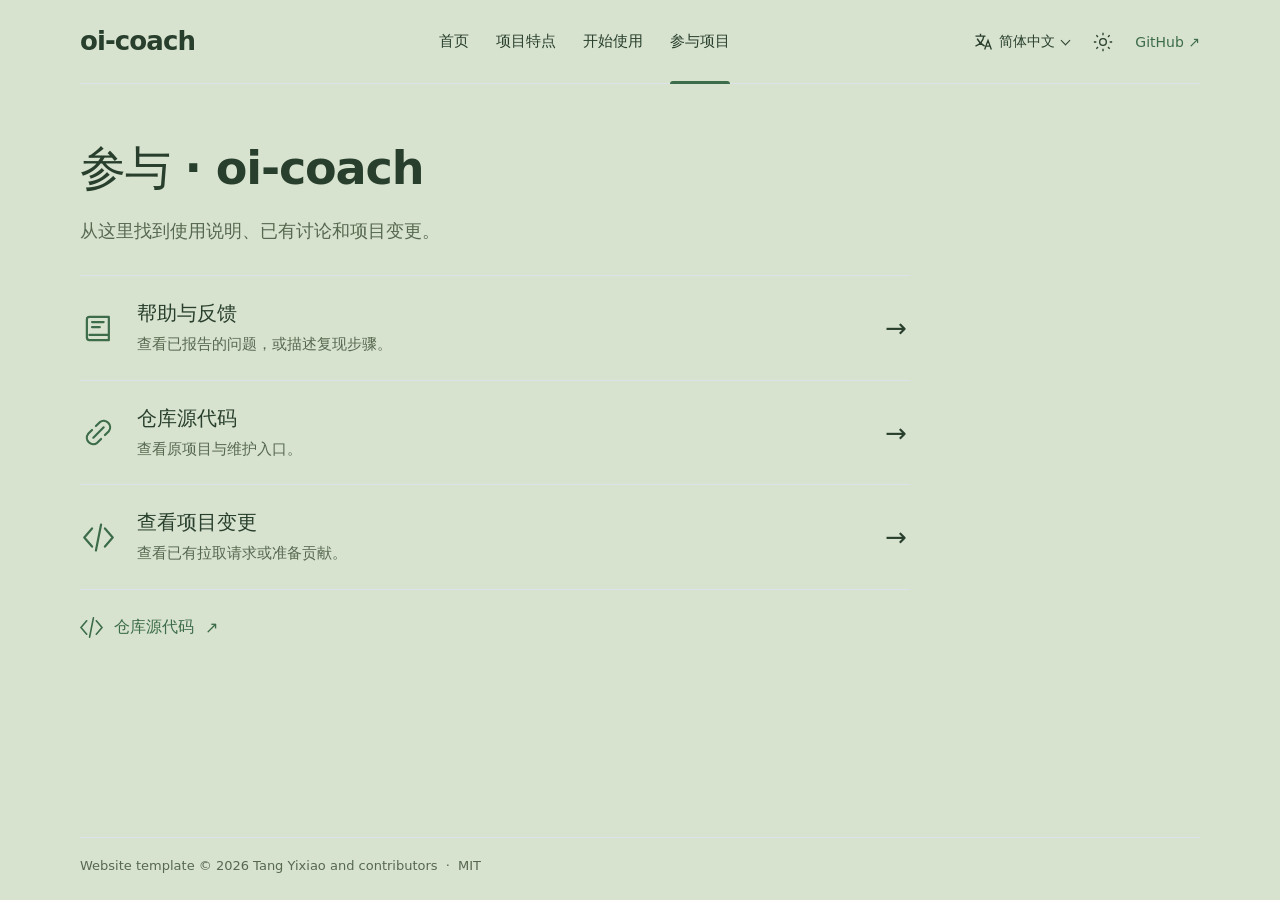
<file: project-website/site/community.html>
<!doctype html>
<html lang="zh-CN" data-locale="zh-CN" data-theme="system" data-default-theme="system" data-site-root="./">
<head>
  <meta charset="utf-8">
  <meta name="viewport" content="width=device-width, initial-scale=1">
  <meta name="generator" content="Project website template">
  <meta name="color-scheme" content="light dark">
  <meta name="description" content="从这里找到使用说明、已有讨论和项目变更。">
  <meta name="theme-color" content="#ffffff" media="(prefers-color-scheme: light)">
  <meta name="theme-color" content="#18191b" media="(prefers-color-scheme: dark)">
  <title>参与项目 · oi-coach</title>
  <link rel="alternate" hreflang="zh-CN" href="./community.html"><link rel="alternate" hreflang="en" href="./en/community.html">
  <link rel="icon" href="./favicon.svg" type="image/svg+xml">
  <script src="./theme-init.js"></script>
  <link rel="stylesheet" href="./style.css">
  <script src="./script.js" defer></script>
</head>
<body class="page-community" id="top">
  <a class="skip-link" href="#main">跳转到主要内容</a>
  <header class="site-header wrap">
    <a class="brand" href="./index.html">oi-coach</a>
    <nav class="main-nav" id="main-nav" aria-label="主导航"><a href="./index.html">首页</a><a href="./features.html">项目特点</a><a href="./download.html">开始使用</a><a href="./community.html" aria-current="page">参与项目</a></nav>
    <div class="header-tools">
      <details class="language-picker picker">
        <summary aria-label="选择语言"><svg viewBox="0 0 24 24" fill="none" stroke="currentColor" stroke-width="1.6" aria-hidden="true"><path d="M3 5h12M9 2v3m4 0c-1 6-5 10-10 12m2-9c2 4 5 7 9 9m0 4 4-11 4 11m-6-4h4"/></svg><span class="language-current">简体中文</span></summary>
        <nav class="picker-menu" aria-label="选择语言"><a href="./community.html" lang="zh-CN" hreflang="zh-CN" aria-current="true">简体中文</a><a href="./en/community.html" lang="en" hreflang="en">English</a></nav>
      </details>
      <details class="theme-picker picker" hidden>
        <summary aria-label="选择主题"><svg class="theme-sun" viewBox="0 0 24 24" fill="none" stroke="currentColor" stroke-width="1.6" aria-hidden="true"><circle cx="12" cy="12" r="4"/><path d="M12 1v3m0 16v3M1 12h3m16 0h3M4 4l2 2m12 12 2 2M4 20l2-2M18 6l2-2"/></svg><svg class="theme-moon" viewBox="0 0 24 24" fill="none" stroke="currentColor" stroke-width="1.6" aria-hidden="true"><path d="M20.5 14A9 9 0 0 1 10 3.5 9 9 0 1 0 20.5 14Z"/></svg><span class="theme-current">跟随系统</span></summary>
        <div class="picker-menu"><button type="button" data-theme-choice="light" aria-pressed="false"><svg class="" viewBox="0 0 24 24" fill="none" stroke="currentColor" stroke-width="1.7" stroke-linecap="round" stroke-linejoin="round" aria-hidden="true"><circle cx="12" cy="12" r="4"/><path d="M12 1v3m0 16v3M1 12h3m16 0h3M4 4l2 2m12 12 2 2M4 20l2-2M18 6l2-2"/></svg><span>浅色</span></button><button type="button" data-theme-choice="dark" aria-pressed="false"><svg class="" viewBox="0 0 24 24" fill="none" stroke="currentColor" stroke-width="1.7" stroke-linecap="round" stroke-linejoin="round" aria-hidden="true"><path d="M20.5 14A9 9 0 0 1 10 3.5 9 9 0 1 0 20.5 14Z"/></svg><span>深色</span></button><button type="button" data-theme-choice="system" aria-pressed="false"><svg class="" viewBox="0 0 24 24" fill="none" stroke="currentColor" stroke-width="1.7" stroke-linecap="round" stroke-linejoin="round" aria-hidden="true"><rect x="2" y="3" width="20" height="14" rx="2"/><path d="M12 17v4m-5 0h10"/></svg><span>跟随系统</span></button></div>
      </details>
      <a class="repository-link" href="https://github.com/tangyixiao/oi-coach">GitHub <span aria-hidden="true">↗</span></a>
      <button class="menu-toggle" type="button" aria-label="打开导航" data-open-label="打开导航" data-close-label="关闭导航" aria-expanded="false" aria-controls="main-nav" hidden><svg viewBox="0 0 24 24" fill="none" stroke="currentColor" stroke-width="1.8" aria-hidden="true"><path d="M3 6h18M3 12h18M3 18h18"/></svg></button>
    </div>
  </header>
  <main id="main" class="wrap"><header class="page-heading"><h1>参与 · oi-coach</h1><p>从这里找到使用说明、已有讨论和项目变更。</p></header><div class="community-rows"><a class="community-row" href="https://github.com/tangyixiao/oi-coach/issues"><svg class="" viewBox="0 0 24 24" fill="none" stroke="currentColor" stroke-width="1.7" stroke-linecap="round" stroke-linejoin="round" aria-hidden="true"><path d="M5 3h15v18H5a2 2 0 0 1-2-2V5a2 2 0 0 1 2-2Zm0 14h15M7 7h9M7 11h6"/></svg><span class="row-copy"><strong>帮助与反馈</strong><span>查看已报告的问题，或描述复现步骤。</span></span><span class="arrow" aria-hidden="true">→</span></a><a class="community-row" href="https://github.com/tangyixiao/oi-coach"><svg class="" viewBox="0 0 24 24" fill="none" stroke="currentColor" stroke-width="1.7" stroke-linecap="round" stroke-linejoin="round" aria-hidden="true"><path d="m10 7 3-3a5 5 0 0 1 7 7l-3 3M14 17l-3 3a5 5 0 0 1-7-7l3-3m1 6 8-8"/></svg><span class="row-copy"><strong>仓库源代码</strong><span>查看原项目与维护入口。</span></span><span class="arrow" aria-hidden="true">→</span></a><a class="community-row" href="https://github.com/tangyixiao/oi-coach/pulls"><svg class="" viewBox="0 0 24 24" fill="none" stroke="currentColor" stroke-width="1.7" stroke-linecap="round" stroke-linejoin="round" aria-hidden="true"><path d="m7 5-6 7 6 7M17 5l6 7-6 7M14 2l-4 20"/></svg><span class="row-copy"><strong>查看项目变更</strong><span>查看已有拉取请求或准备贡献。</span></span><span class="arrow" aria-hidden="true">→</span></a></div><a class="source-link" href="https://github.com/tangyixiao/oi-coach"><svg class="" viewBox="0 0 24 24" fill="none" stroke="currentColor" stroke-width="1.7" stroke-linecap="round" stroke-linejoin="round" aria-hidden="true"><path d="m7 5-6 7 6 7M17 5l6 7-6 7M14 2l-4 20"/></svg>仓库源代码 <span aria-hidden="true">↗</span></a></main>
  <footer class="site-footer wrap"><p>Website template © 2026 Tang Yixiao and contributors <span aria-hidden="true">·</span> <a href="https://github.com/tangyixiao/oi-coach/blob/main/LICENSE">MIT</a></p></footer>
</body>
</html>
</file>
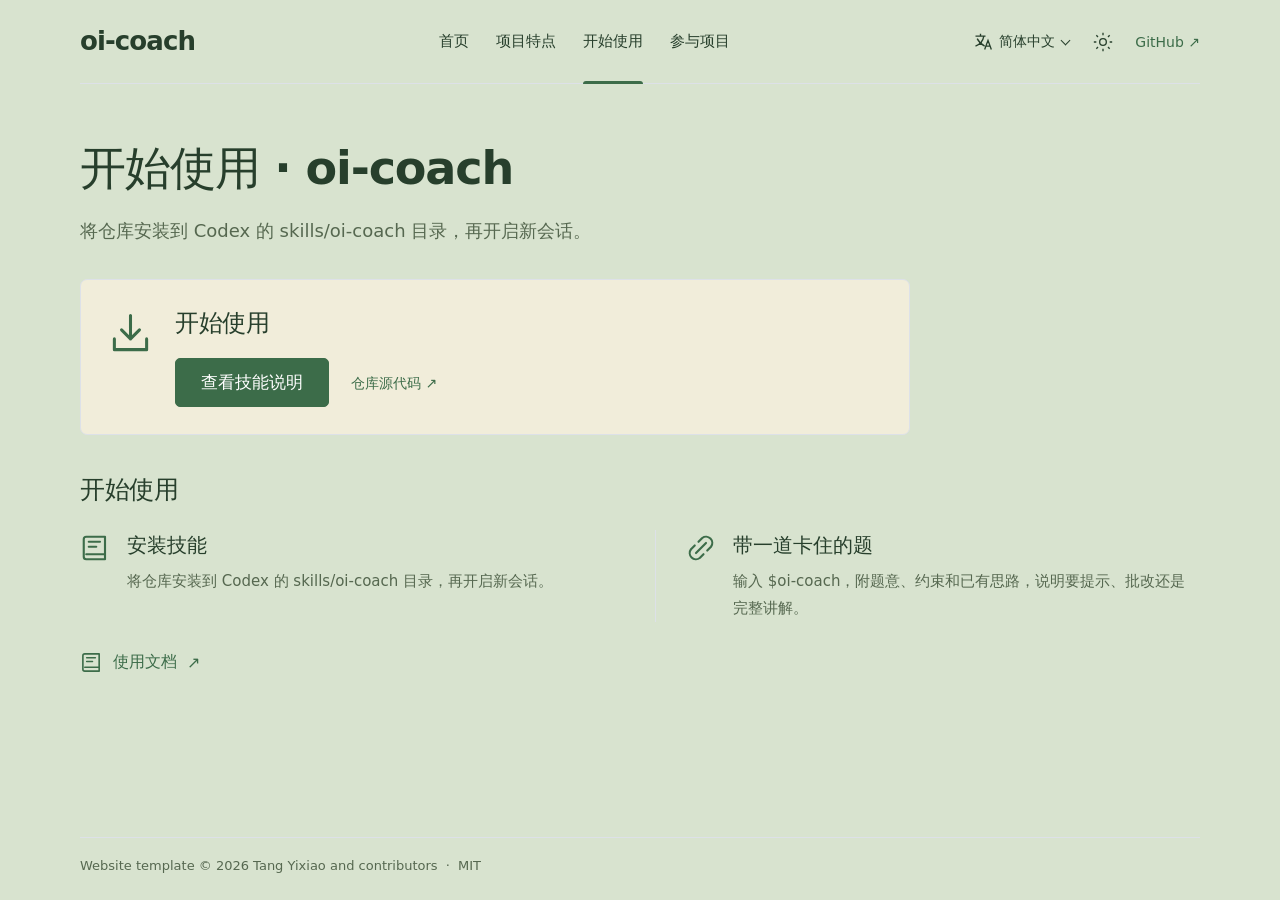
<file: project-website/site/download.html>
<!doctype html>
<html lang="zh-CN" data-locale="zh-CN" data-theme="system" data-default-theme="system" data-site-root="./">
<head>
  <meta charset="utf-8">
  <meta name="viewport" content="width=device-width, initial-scale=1">
  <meta name="generator" content="Project website template">
  <meta name="color-scheme" content="light dark">
  <meta name="description" content="将仓库安装到 Codex 的 skills/oi-coach 目录，再开启新会话。">
  <meta name="theme-color" content="#ffffff" media="(prefers-color-scheme: light)">
  <meta name="theme-color" content="#18191b" media="(prefers-color-scheme: dark)">
  <title>开始使用 · oi-coach</title>
  <link rel="alternate" hreflang="zh-CN" href="./download.html"><link rel="alternate" hreflang="en" href="./en/download.html">
  <link rel="icon" href="./favicon.svg" type="image/svg+xml">
  <script src="./theme-init.js"></script>
  <link rel="stylesheet" href="./style.css">
  <script src="./script.js" defer></script>
</head>
<body class="page-download" id="top">
  <a class="skip-link" href="#main">跳转到主要内容</a>
  <header class="site-header wrap">
    <a class="brand" href="./index.html">oi-coach</a>
    <nav class="main-nav" id="main-nav" aria-label="主导航"><a href="./index.html">首页</a><a href="./features.html">项目特点</a><a href="./download.html" aria-current="page">开始使用</a><a href="./community.html">参与项目</a></nav>
    <div class="header-tools">
      <details class="language-picker picker">
        <summary aria-label="选择语言"><svg viewBox="0 0 24 24" fill="none" stroke="currentColor" stroke-width="1.6" aria-hidden="true"><path d="M3 5h12M9 2v3m4 0c-1 6-5 10-10 12m2-9c2 4 5 7 9 9m0 4 4-11 4 11m-6-4h4"/></svg><span class="language-current">简体中文</span></summary>
        <nav class="picker-menu" aria-label="选择语言"><a href="./download.html" lang="zh-CN" hreflang="zh-CN" aria-current="true">简体中文</a><a href="./en/download.html" lang="en" hreflang="en">English</a></nav>
      </details>
      <details class="theme-picker picker" hidden>
        <summary aria-label="选择主题"><svg class="theme-sun" viewBox="0 0 24 24" fill="none" stroke="currentColor" stroke-width="1.6" aria-hidden="true"><circle cx="12" cy="12" r="4"/><path d="M12 1v3m0 16v3M1 12h3m16 0h3M4 4l2 2m12 12 2 2M4 20l2-2M18 6l2-2"/></svg><svg class="theme-moon" viewBox="0 0 24 24" fill="none" stroke="currentColor" stroke-width="1.6" aria-hidden="true"><path d="M20.5 14A9 9 0 0 1 10 3.5 9 9 0 1 0 20.5 14Z"/></svg><span class="theme-current">跟随系统</span></summary>
        <div class="picker-menu"><button type="button" data-theme-choice="light" aria-pressed="false"><svg class="" viewBox="0 0 24 24" fill="none" stroke="currentColor" stroke-width="1.7" stroke-linecap="round" stroke-linejoin="round" aria-hidden="true"><circle cx="12" cy="12" r="4"/><path d="M12 1v3m0 16v3M1 12h3m16 0h3M4 4l2 2m12 12 2 2M4 20l2-2M18 6l2-2"/></svg><span>浅色</span></button><button type="button" data-theme-choice="dark" aria-pressed="false"><svg class="" viewBox="0 0 24 24" fill="none" stroke="currentColor" stroke-width="1.7" stroke-linecap="round" stroke-linejoin="round" aria-hidden="true"><path d="M20.5 14A9 9 0 0 1 10 3.5 9 9 0 1 0 20.5 14Z"/></svg><span>深色</span></button><button type="button" data-theme-choice="system" aria-pressed="false"><svg class="" viewBox="0 0 24 24" fill="none" stroke="currentColor" stroke-width="1.7" stroke-linecap="round" stroke-linejoin="round" aria-hidden="true"><rect x="2" y="3" width="20" height="14" rx="2"/><path d="M12 17v4m-5 0h10"/></svg><span>跟随系统</span></button></div>
      </details>
      <a class="repository-link" href="https://github.com/tangyixiao/oi-coach">GitHub <span aria-hidden="true">↗</span></a>
      <button class="menu-toggle" type="button" aria-label="打开导航" data-open-label="打开导航" data-close-label="关闭导航" aria-expanded="false" aria-controls="main-nav" hidden><svg viewBox="0 0 24 24" fill="none" stroke="currentColor" stroke-width="1.8" aria-hidden="true"><path d="M3 6h18M3 12h18M3 18h18"/></svg></button>
    </div>
  </header>
  <main id="main" class="wrap"><header class="page-heading"><h1>开始使用 · oi-coach</h1><p>将仓库安装到 Codex 的 skills/oi-coach 目录，再开启新会话。</p></header><section class="download-panel" aria-labelledby="download-version"><svg class="" viewBox="0 0 24 24" fill="none" stroke="currentColor" stroke-width="1.7" stroke-linecap="round" stroke-linejoin="round" aria-hidden="true"><path d="M12 2v13m-5-5 5 5 5-5M3 15v6h18v-6"/></svg><div><h2 id="download-version">开始使用</h2><div class="download-actions"><a class="button button-primary" href="https://github.com/tangyixiao/oi-coach/blob/main/SKILL.md">查看技能说明</a><a class="release-link" href="https://github.com/tangyixiao/oi-coach">仓库源代码 <span aria-hidden="true">↗</span></a></div></div></section><section class="getting-started" id="instructions"><h2>开始使用</h2><div class="start-steps"><a class="start-step" href="https://github.com/tangyixiao/oi-coach/blob/main/SKILL.md"><span class="step-icon"><svg class="" viewBox="0 0 24 24" fill="none" stroke="currentColor" stroke-width="1.7" stroke-linecap="round" stroke-linejoin="round" aria-hidden="true"><path d="M5 3h15v18H5a2 2 0 0 1-2-2V5a2 2 0 0 1 2-2Zm0 14h15M7 7h9M7 11h6"/></svg></span><span><strong>安装技能</strong><span>将仓库安装到 Codex 的 skills/oi-coach 目录，再开启新会话。</span></span></a><a class="start-step" href="https://tangyixiao.github.io/oi-coach/docs.html"><span class="step-icon"><svg class="" viewBox="0 0 24 24" fill="none" stroke="currentColor" stroke-width="1.7" stroke-linecap="round" stroke-linejoin="round" aria-hidden="true"><path d="m10 7 3-3a5 5 0 0 1 7 7l-3 3M14 17l-3 3a5 5 0 0 1-7-7l3-3m1 6 8-8"/></svg></span><span><strong>带一道卡住的题</strong><span>输入 $oi-coach，附题意、约束和已有思路，说明要提示、批改还是完整讲解。</span></span></a></div></section><a class="docs-link" href="https://tangyixiao.github.io/oi-coach/docs.html"><svg class="" viewBox="0 0 24 24" fill="none" stroke="currentColor" stroke-width="1.7" stroke-linecap="round" stroke-linejoin="round" aria-hidden="true"><path d="M5 3h15v18H5a2 2 0 0 1-2-2V5a2 2 0 0 1 2-2Zm0 14h15M7 7h9M7 11h6"/></svg>使用文档 <span aria-hidden="true">↗</span></a></main>
  <footer class="site-footer wrap"><p>Website template © 2026 Tang Yixiao and contributors <span aria-hidden="true">·</span> <a href="https://github.com/tangyixiao/oi-coach/blob/main/LICENSE">MIT</a></p></footer>
</body>
</html>
</file>
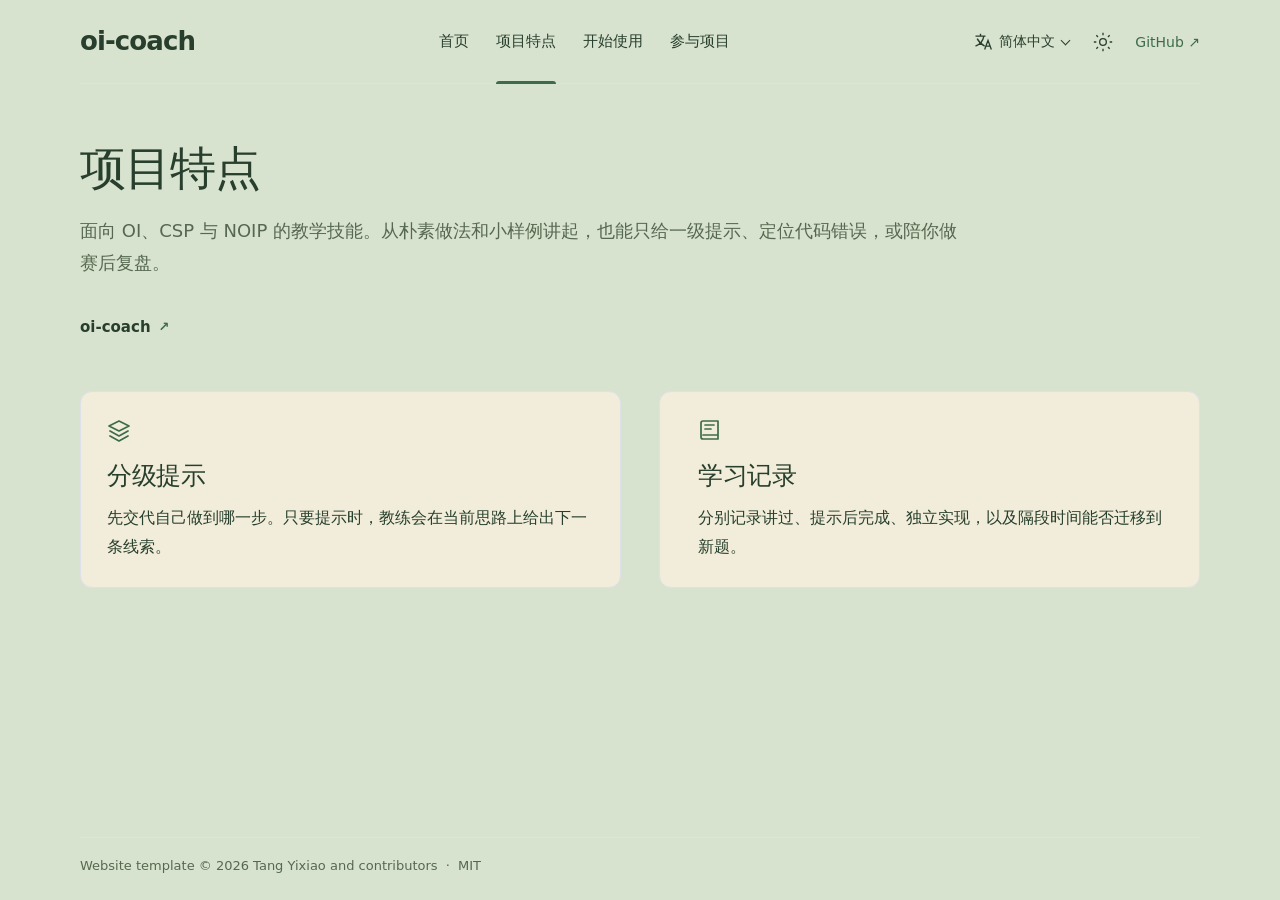
<file: project-website/site/features.html>
<!doctype html>
<html lang="zh-CN" data-locale="zh-CN" data-theme="system" data-default-theme="system" data-site-root="./">
<head>
  <meta charset="utf-8">
  <meta name="viewport" content="width=device-width, initial-scale=1">
  <meta name="generator" content="Project website template">
  <meta name="color-scheme" content="light dark">
  <meta name="description" content="面向 OI、CSP 与 NOIP 的教学技能。从朴素做法和小样例讲起，也能只给一级提示、定位代码错误，或陪你做赛后复盘。">
  <meta name="theme-color" content="#ffffff" media="(prefers-color-scheme: light)">
  <meta name="theme-color" content="#18191b" media="(prefers-color-scheme: dark)">
  <title>项目特点 · oi-coach</title>
  <link rel="alternate" hreflang="zh-CN" href="./features.html"><link rel="alternate" hreflang="en" href="./en/features.html">
  <link rel="icon" href="./favicon.svg" type="image/svg+xml">
  <script src="./theme-init.js"></script>
  <link rel="stylesheet" href="./style.css">
  <script src="./script.js" defer></script>
</head>
<body class="page-features" id="top">
  <a class="skip-link" href="#main">跳转到主要内容</a>
  <header class="site-header wrap">
    <a class="brand" href="./index.html">oi-coach</a>
    <nav class="main-nav" id="main-nav" aria-label="主导航"><a href="./index.html">首页</a><a href="./features.html" aria-current="page">项目特点</a><a href="./download.html">开始使用</a><a href="./community.html">参与项目</a></nav>
    <div class="header-tools">
      <details class="language-picker picker">
        <summary aria-label="选择语言"><svg viewBox="0 0 24 24" fill="none" stroke="currentColor" stroke-width="1.6" aria-hidden="true"><path d="M3 5h12M9 2v3m4 0c-1 6-5 10-10 12m2-9c2 4 5 7 9 9m0 4 4-11 4 11m-6-4h4"/></svg><span class="language-current">简体中文</span></summary>
        <nav class="picker-menu" aria-label="选择语言"><a href="./features.html" lang="zh-CN" hreflang="zh-CN" aria-current="true">简体中文</a><a href="./en/features.html" lang="en" hreflang="en">English</a></nav>
      </details>
      <details class="theme-picker picker" hidden>
        <summary aria-label="选择主题"><svg class="theme-sun" viewBox="0 0 24 24" fill="none" stroke="currentColor" stroke-width="1.6" aria-hidden="true"><circle cx="12" cy="12" r="4"/><path d="M12 1v3m0 16v3M1 12h3m16 0h3M4 4l2 2m12 12 2 2M4 20l2-2M18 6l2-2"/></svg><svg class="theme-moon" viewBox="0 0 24 24" fill="none" stroke="currentColor" stroke-width="1.6" aria-hidden="true"><path d="M20.5 14A9 9 0 0 1 10 3.5 9 9 0 1 0 20.5 14Z"/></svg><span class="theme-current">跟随系统</span></summary>
        <div class="picker-menu"><button type="button" data-theme-choice="light" aria-pressed="false"><svg class="" viewBox="0 0 24 24" fill="none" stroke="currentColor" stroke-width="1.7" stroke-linecap="round" stroke-linejoin="round" aria-hidden="true"><circle cx="12" cy="12" r="4"/><path d="M12 1v3m0 16v3M1 12h3m16 0h3M4 4l2 2m12 12 2 2M4 20l2-2M18 6l2-2"/></svg><span>浅色</span></button><button type="button" data-theme-choice="dark" aria-pressed="false"><svg class="" viewBox="0 0 24 24" fill="none" stroke="currentColor" stroke-width="1.7" stroke-linecap="round" stroke-linejoin="round" aria-hidden="true"><path d="M20.5 14A9 9 0 0 1 10 3.5 9 9 0 1 0 20.5 14Z"/></svg><span>深色</span></button><button type="button" data-theme-choice="system" aria-pressed="false"><svg class="" viewBox="0 0 24 24" fill="none" stroke="currentColor" stroke-width="1.7" stroke-linecap="round" stroke-linejoin="round" aria-hidden="true"><rect x="2" y="3" width="20" height="14" rx="2"/><path d="M12 17v4m-5 0h10"/></svg><span>跟随系统</span></button></div>
      </details>
      <a class="repository-link" href="https://github.com/tangyixiao/oi-coach">GitHub <span aria-hidden="true">↗</span></a>
      <button class="menu-toggle" type="button" aria-label="打开导航" data-open-label="打开导航" data-close-label="关闭导航" aria-expanded="false" aria-controls="main-nav" hidden><svg viewBox="0 0 24 24" fill="none" stroke="currentColor" stroke-width="1.8" aria-hidden="true"><path d="M3 6h18M3 12h18M3 18h18"/></svg></button>
    </div>
  </header>
  <main id="main" class="wrap"><header class="page-heading"><h1>项目特点</h1><p>面向 OI、CSP 与 NOIP 的教学技能。从朴素做法和小样例讲起，也能只给一级提示、定位代码错误，或陪你做赛后复盘。</p></header><nav class="platforms" aria-label="支持的平台"><a class="platform-link" href="https://tangyixiao.github.io/oi-coach/"><span>oi-coach</span><span class="platform-arrow" aria-hidden="true">↗</span></a></nav><div class="feature-groups"><article class="feature guide-feature"><svg class="" viewBox="0 0 24 24" fill="none" stroke="currentColor" stroke-width="1.7" stroke-linecap="round" stroke-linejoin="round" aria-hidden="true"><path d="m12 3 10 5-10 5L2 8l10-5Zm-9 10 9 5 9-5M3 18l9 5 9-5"/></svg><div class="feature-copy"><h2>分级提示</h2><p>先交代自己做到哪一步。只要提示时，教练会在当前思路上给出下一条线索。</p></div></article><article class="feature guide-feature"><svg class="" viewBox="0 0 24 24" fill="none" stroke="currentColor" stroke-width="1.7" stroke-linecap="round" stroke-linejoin="round" aria-hidden="true"><path d="M5 3h15v18H5a2 2 0 0 1-2-2V5a2 2 0 0 1 2-2Zm0 14h15M7 7h9M7 11h6"/></svg><div class="feature-copy"><h2>学习记录</h2><p>分别记录讲过、提示后完成、独立实现，以及隔段时间能否迁移到新题。</p></div></article></div></main>
  <footer class="site-footer wrap"><p>Website template © 2026 Tang Yixiao and contributors <span aria-hidden="true">·</span> <a href="https://github.com/tangyixiao/oi-coach/blob/main/LICENSE">MIT</a></p></footer>
</body>
</html>
</file>
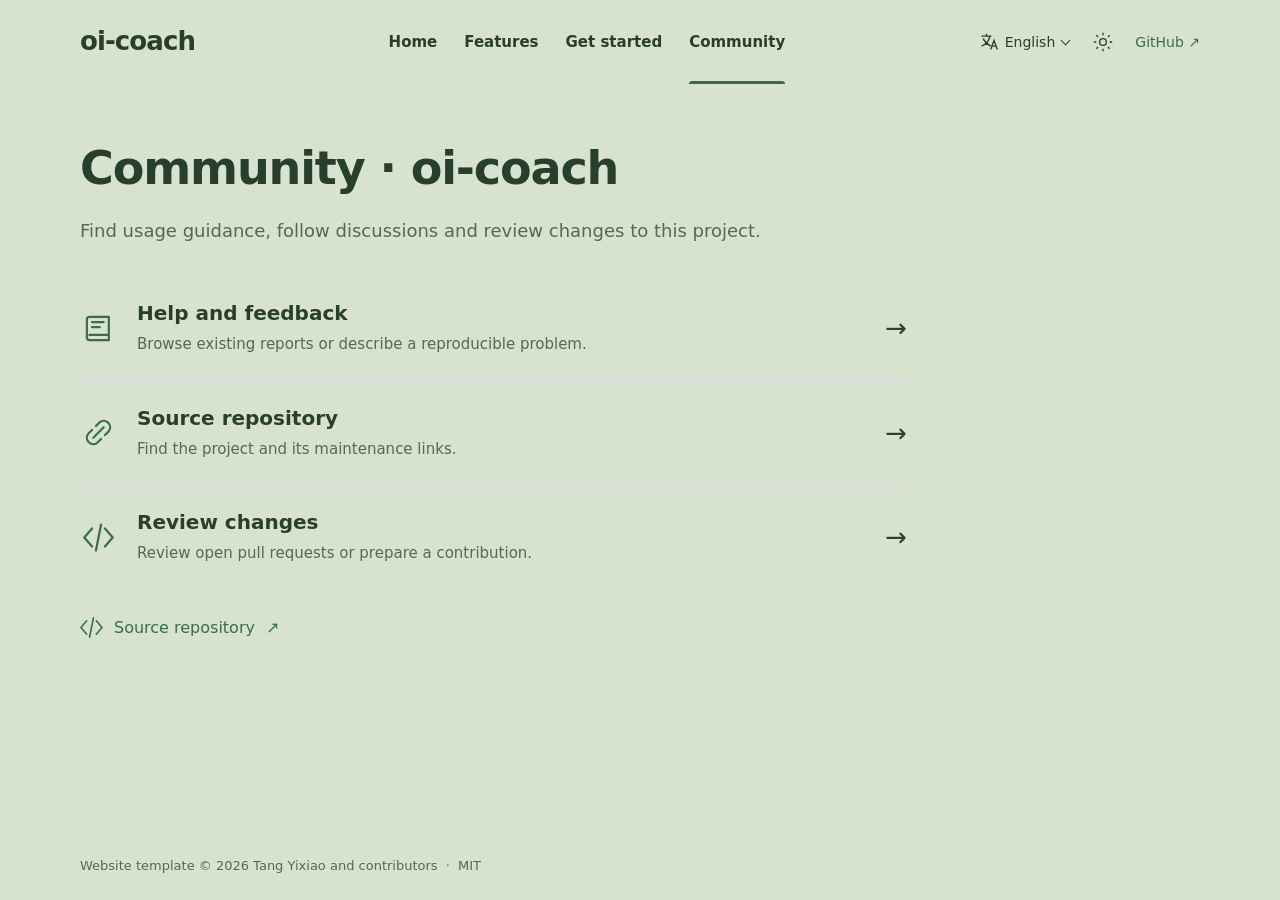
<file: project-website/site/en/community.html>
<!doctype html>
<html lang="en" data-locale="en" data-theme="system" data-default-theme="system" data-site-root="../">
<head>
  <meta charset="utf-8">
  <meta name="viewport" content="width=device-width, initial-scale=1">
  <meta name="generator" content="Project website template">
  <meta name="color-scheme" content="light dark">
  <meta name="description" content="Find usage guidance, follow discussions and review changes to this project.">
  <meta name="theme-color" content="#ffffff" media="(prefers-color-scheme: light)">
  <meta name="theme-color" content="#18191b" media="(prefers-color-scheme: dark)">
  <title>Community · oi-coach</title>
  <link rel="alternate" hreflang="zh-CN" href="../community.html"><link rel="alternate" hreflang="en" href="../en/community.html">
  <link rel="icon" href="../favicon.svg" type="image/svg+xml">
  <script src="../theme-init.js"></script>
  <link rel="stylesheet" href="../style.css">
  <script src="../script.js" defer></script>
</head>
<body class="page-community" id="top">
  <a class="skip-link" href="#main">Skip to main content</a>
  <header class="site-header wrap">
    <a class="brand" href="./index.html">oi-coach</a>
    <nav class="main-nav" id="main-nav" aria-label="Main navigation"><a href="./index.html">Home</a><a href="./features.html">Features</a><a href="./download.html">Get started</a><a href="./community.html" aria-current="page">Community</a></nav>
    <div class="header-tools">
      <details class="language-picker picker">
        <summary aria-label="Choose language"><svg viewBox="0 0 24 24" fill="none" stroke="currentColor" stroke-width="1.6" aria-hidden="true"><path d="M3 5h12M9 2v3m4 0c-1 6-5 10-10 12m2-9c2 4 5 7 9 9m0 4 4-11 4 11m-6-4h4"/></svg><span class="language-current">English</span></summary>
        <nav class="picker-menu" aria-label="Choose language"><a href="../community.html" lang="zh-CN" hreflang="zh-CN">简体中文</a><a href="../en/community.html" lang="en" hreflang="en" aria-current="true">English</a></nav>
      </details>
      <details class="theme-picker picker" hidden>
        <summary aria-label="Choose theme"><svg class="theme-sun" viewBox="0 0 24 24" fill="none" stroke="currentColor" stroke-width="1.6" aria-hidden="true"><circle cx="12" cy="12" r="4"/><path d="M12 1v3m0 16v3M1 12h3m16 0h3M4 4l2 2m12 12 2 2M4 20l2-2M18 6l2-2"/></svg><svg class="theme-moon" viewBox="0 0 24 24" fill="none" stroke="currentColor" stroke-width="1.6" aria-hidden="true"><path d="M20.5 14A9 9 0 0 1 10 3.5 9 9 0 1 0 20.5 14Z"/></svg><span class="theme-current">System</span></summary>
        <div class="picker-menu"><button type="button" data-theme-choice="light" aria-pressed="false"><svg class="" viewBox="0 0 24 24" fill="none" stroke="currentColor" stroke-width="1.7" stroke-linecap="round" stroke-linejoin="round" aria-hidden="true"><circle cx="12" cy="12" r="4"/><path d="M12 1v3m0 16v3M1 12h3m16 0h3M4 4l2 2m12 12 2 2M4 20l2-2M18 6l2-2"/></svg><span>Light</span></button><button type="button" data-theme-choice="dark" aria-pressed="false"><svg class="" viewBox="0 0 24 24" fill="none" stroke="currentColor" stroke-width="1.7" stroke-linecap="round" stroke-linejoin="round" aria-hidden="true"><path d="M20.5 14A9 9 0 0 1 10 3.5 9 9 0 1 0 20.5 14Z"/></svg><span>Dark</span></button><button type="button" data-theme-choice="system" aria-pressed="false"><svg class="" viewBox="0 0 24 24" fill="none" stroke="currentColor" stroke-width="1.7" stroke-linecap="round" stroke-linejoin="round" aria-hidden="true"><rect x="2" y="3" width="20" height="14" rx="2"/><path d="M12 17v4m-5 0h10"/></svg><span>System</span></button></div>
      </details>
      <a class="repository-link" href="https://github.com/tangyixiao/oi-coach">GitHub <span aria-hidden="true">↗</span></a>
      <button class="menu-toggle" type="button" aria-label="Open navigation" data-open-label="Open navigation" data-close-label="Close navigation" aria-expanded="false" aria-controls="main-nav" hidden><svg viewBox="0 0 24 24" fill="none" stroke="currentColor" stroke-width="1.8" aria-hidden="true"><path d="M3 6h18M3 12h18M3 18h18"/></svg></button>
    </div>
  </header>
  <main id="main" class="wrap"><header class="page-heading"><h1>Community · oi-coach</h1><p>Find usage guidance, follow discussions and review changes to this project.</p></header><div class="community-rows"><a class="community-row" href="https://github.com/tangyixiao/oi-coach/issues"><svg class="" viewBox="0 0 24 24" fill="none" stroke="currentColor" stroke-width="1.7" stroke-linecap="round" stroke-linejoin="round" aria-hidden="true"><path d="M5 3h15v18H5a2 2 0 0 1-2-2V5a2 2 0 0 1 2-2Zm0 14h15M7 7h9M7 11h6"/></svg><span class="row-copy"><strong>Help and feedback</strong><span>Browse existing reports or describe a reproducible problem.</span></span><span class="arrow" aria-hidden="true">→</span></a><a class="community-row" href="https://github.com/tangyixiao/oi-coach"><svg class="" viewBox="0 0 24 24" fill="none" stroke="currentColor" stroke-width="1.7" stroke-linecap="round" stroke-linejoin="round" aria-hidden="true"><path d="m10 7 3-3a5 5 0 0 1 7 7l-3 3M14 17l-3 3a5 5 0 0 1-7-7l3-3m1 6 8-8"/></svg><span class="row-copy"><strong>Source repository</strong><span>Find the project and its maintenance links.</span></span><span class="arrow" aria-hidden="true">→</span></a><a class="community-row" href="https://github.com/tangyixiao/oi-coach/pulls"><svg class="" viewBox="0 0 24 24" fill="none" stroke="currentColor" stroke-width="1.7" stroke-linecap="round" stroke-linejoin="round" aria-hidden="true"><path d="m7 5-6 7 6 7M17 5l6 7-6 7M14 2l-4 20"/></svg><span class="row-copy"><strong>Review changes</strong><span>Review open pull requests or prepare a contribution.</span></span><span class="arrow" aria-hidden="true">→</span></a></div><a class="source-link" href="https://github.com/tangyixiao/oi-coach"><svg class="" viewBox="0 0 24 24" fill="none" stroke="currentColor" stroke-width="1.7" stroke-linecap="round" stroke-linejoin="round" aria-hidden="true"><path d="m7 5-6 7 6 7M17 5l6 7-6 7M14 2l-4 20"/></svg>Source repository <span aria-hidden="true">↗</span></a></main>
  <footer class="site-footer wrap"><p>Website template © 2026 Tang Yixiao and contributors <span aria-hidden="true">·</span> <a href="https://github.com/tangyixiao/oi-coach/blob/main/LICENSE">MIT</a></p></footer>
</body>
</html>
</file>
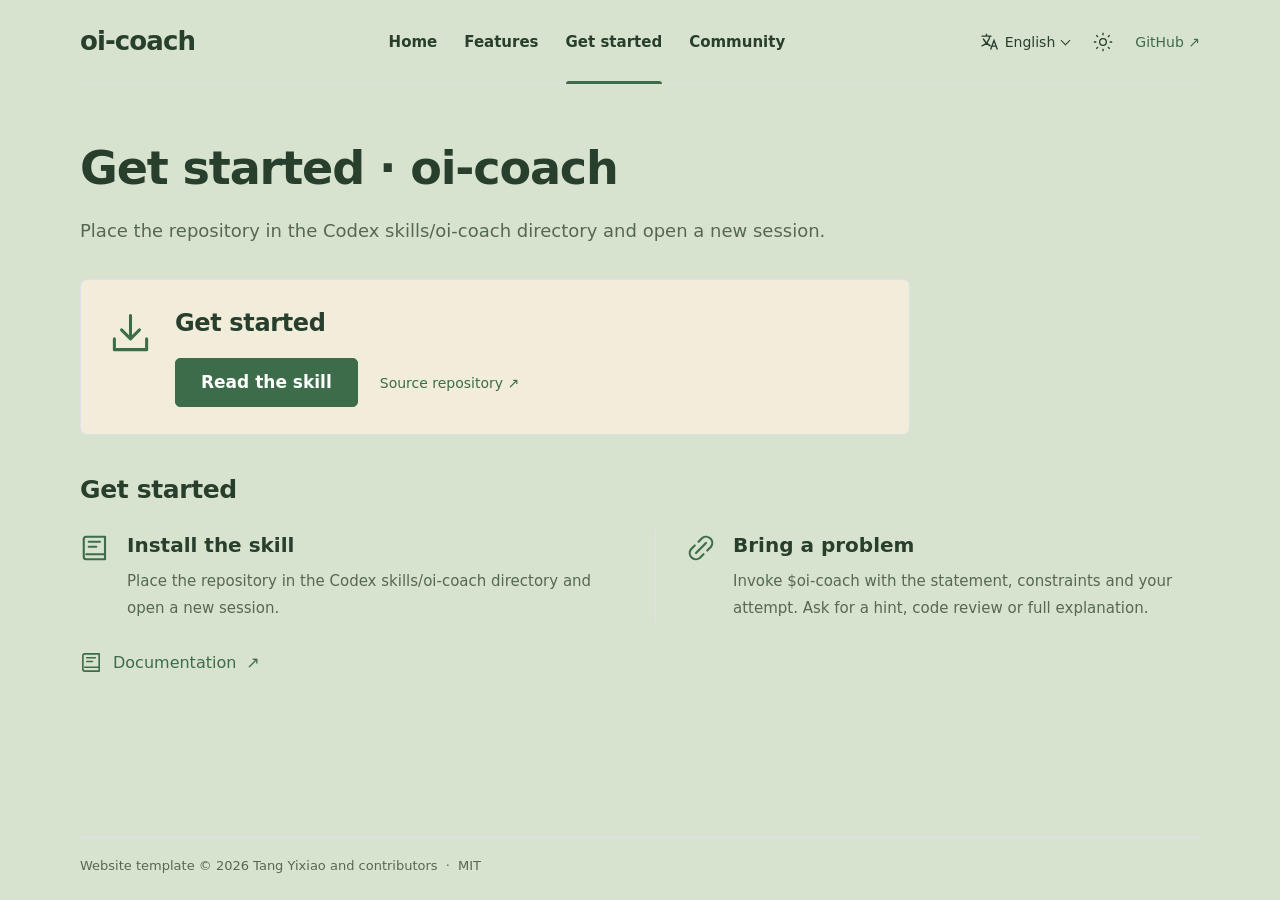
<file: project-website/site/en/download.html>
<!doctype html>
<html lang="en" data-locale="en" data-theme="system" data-default-theme="system" data-site-root="../">
<head>
  <meta charset="utf-8">
  <meta name="viewport" content="width=device-width, initial-scale=1">
  <meta name="generator" content="Project website template">
  <meta name="color-scheme" content="light dark">
  <meta name="description" content="Place the repository in the Codex skills/oi-coach directory and open a new session.">
  <meta name="theme-color" content="#ffffff" media="(prefers-color-scheme: light)">
  <meta name="theme-color" content="#18191b" media="(prefers-color-scheme: dark)">
  <title>Get started · oi-coach</title>
  <link rel="alternate" hreflang="zh-CN" href="../download.html"><link rel="alternate" hreflang="en" href="../en/download.html">
  <link rel="icon" href="../favicon.svg" type="image/svg+xml">
  <script src="../theme-init.js"></script>
  <link rel="stylesheet" href="../style.css">
  <script src="../script.js" defer></script>
</head>
<body class="page-download" id="top">
  <a class="skip-link" href="#main">Skip to main content</a>
  <header class="site-header wrap">
    <a class="brand" href="./index.html">oi-coach</a>
    <nav class="main-nav" id="main-nav" aria-label="Main navigation"><a href="./index.html">Home</a><a href="./features.html">Features</a><a href="./download.html" aria-current="page">Get started</a><a href="./community.html">Community</a></nav>
    <div class="header-tools">
      <details class="language-picker picker">
        <summary aria-label="Choose language"><svg viewBox="0 0 24 24" fill="none" stroke="currentColor" stroke-width="1.6" aria-hidden="true"><path d="M3 5h12M9 2v3m4 0c-1 6-5 10-10 12m2-9c2 4 5 7 9 9m0 4 4-11 4 11m-6-4h4"/></svg><span class="language-current">English</span></summary>
        <nav class="picker-menu" aria-label="Choose language"><a href="../download.html" lang="zh-CN" hreflang="zh-CN">简体中文</a><a href="../en/download.html" lang="en" hreflang="en" aria-current="true">English</a></nav>
      </details>
      <details class="theme-picker picker" hidden>
        <summary aria-label="Choose theme"><svg class="theme-sun" viewBox="0 0 24 24" fill="none" stroke="currentColor" stroke-width="1.6" aria-hidden="true"><circle cx="12" cy="12" r="4"/><path d="M12 1v3m0 16v3M1 12h3m16 0h3M4 4l2 2m12 12 2 2M4 20l2-2M18 6l2-2"/></svg><svg class="theme-moon" viewBox="0 0 24 24" fill="none" stroke="currentColor" stroke-width="1.6" aria-hidden="true"><path d="M20.5 14A9 9 0 0 1 10 3.5 9 9 0 1 0 20.5 14Z"/></svg><span class="theme-current">System</span></summary>
        <div class="picker-menu"><button type="button" data-theme-choice="light" aria-pressed="false"><svg class="" viewBox="0 0 24 24" fill="none" stroke="currentColor" stroke-width="1.7" stroke-linecap="round" stroke-linejoin="round" aria-hidden="true"><circle cx="12" cy="12" r="4"/><path d="M12 1v3m0 16v3M1 12h3m16 0h3M4 4l2 2m12 12 2 2M4 20l2-2M18 6l2-2"/></svg><span>Light</span></button><button type="button" data-theme-choice="dark" aria-pressed="false"><svg class="" viewBox="0 0 24 24" fill="none" stroke="currentColor" stroke-width="1.7" stroke-linecap="round" stroke-linejoin="round" aria-hidden="true"><path d="M20.5 14A9 9 0 0 1 10 3.5 9 9 0 1 0 20.5 14Z"/></svg><span>Dark</span></button><button type="button" data-theme-choice="system" aria-pressed="false"><svg class="" viewBox="0 0 24 24" fill="none" stroke="currentColor" stroke-width="1.7" stroke-linecap="round" stroke-linejoin="round" aria-hidden="true"><rect x="2" y="3" width="20" height="14" rx="2"/><path d="M12 17v4m-5 0h10"/></svg><span>System</span></button></div>
      </details>
      <a class="repository-link" href="https://github.com/tangyixiao/oi-coach">GitHub <span aria-hidden="true">↗</span></a>
      <button class="menu-toggle" type="button" aria-label="Open navigation" data-open-label="Open navigation" data-close-label="Close navigation" aria-expanded="false" aria-controls="main-nav" hidden><svg viewBox="0 0 24 24" fill="none" stroke="currentColor" stroke-width="1.8" aria-hidden="true"><path d="M3 6h18M3 12h18M3 18h18"/></svg></button>
    </div>
  </header>
  <main id="main" class="wrap"><header class="page-heading"><h1>Get started · oi-coach</h1><p>Place the repository in the Codex skills/oi-coach directory and open a new session.</p></header><section class="download-panel" aria-labelledby="download-version"><svg class="" viewBox="0 0 24 24" fill="none" stroke="currentColor" stroke-width="1.7" stroke-linecap="round" stroke-linejoin="round" aria-hidden="true"><path d="M12 2v13m-5-5 5 5 5-5M3 15v6h18v-6"/></svg><div><h2 id="download-version">Get started</h2><div class="download-actions"><a class="button button-primary" href="https://github.com/tangyixiao/oi-coach/blob/main/SKILL.md">Read the skill</a><a class="release-link" href="https://github.com/tangyixiao/oi-coach">Source repository <span aria-hidden="true">↗</span></a></div></div></section><section class="getting-started" id="instructions"><h2>Get started</h2><div class="start-steps"><a class="start-step" href="https://github.com/tangyixiao/oi-coach/blob/main/SKILL.md"><span class="step-icon"><svg class="" viewBox="0 0 24 24" fill="none" stroke="currentColor" stroke-width="1.7" stroke-linecap="round" stroke-linejoin="round" aria-hidden="true"><path d="M5 3h15v18H5a2 2 0 0 1-2-2V5a2 2 0 0 1 2-2Zm0 14h15M7 7h9M7 11h6"/></svg></span><span><strong>Install the skill</strong><span>Place the repository in the Codex skills/oi-coach directory and open a new session.</span></span></a><a class="start-step" href="https://tangyixiao.github.io/oi-coach/docs.html"><span class="step-icon"><svg class="" viewBox="0 0 24 24" fill="none" stroke="currentColor" stroke-width="1.7" stroke-linecap="round" stroke-linejoin="round" aria-hidden="true"><path d="m10 7 3-3a5 5 0 0 1 7 7l-3 3M14 17l-3 3a5 5 0 0 1-7-7l3-3m1 6 8-8"/></svg></span><span><strong>Bring a problem</strong><span>Invoke $oi-coach with the statement, constraints and your attempt. Ask for a hint, code review or full explanation.</span></span></a></div></section><a class="docs-link" href="https://tangyixiao.github.io/oi-coach/docs.html"><svg class="" viewBox="0 0 24 24" fill="none" stroke="currentColor" stroke-width="1.7" stroke-linecap="round" stroke-linejoin="round" aria-hidden="true"><path d="M5 3h15v18H5a2 2 0 0 1-2-2V5a2 2 0 0 1 2-2Zm0 14h15M7 7h9M7 11h6"/></svg>Documentation <span aria-hidden="true">↗</span></a></main>
  <footer class="site-footer wrap"><p>Website template © 2026 Tang Yixiao and contributors <span aria-hidden="true">·</span> <a href="https://github.com/tangyixiao/oi-coach/blob/main/LICENSE">MIT</a></p></footer>
</body>
</html>
</file>
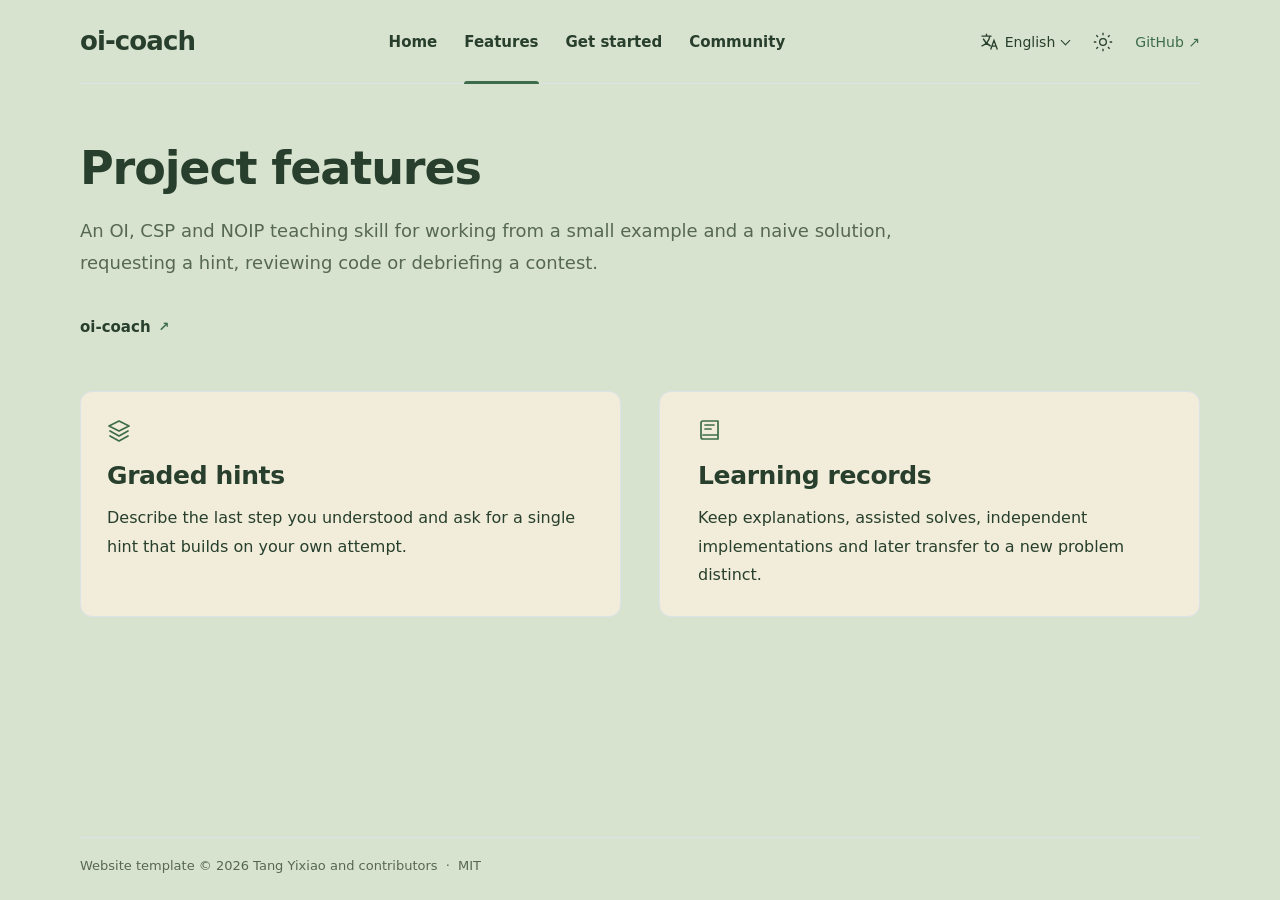
<file: project-website/site/en/features.html>
<!doctype html>
<html lang="en" data-locale="en" data-theme="system" data-default-theme="system" data-site-root="../">
<head>
  <meta charset="utf-8">
  <meta name="viewport" content="width=device-width, initial-scale=1">
  <meta name="generator" content="Project website template">
  <meta name="color-scheme" content="light dark">
  <meta name="description" content="An OI, CSP and NOIP teaching skill for working from a small example and a naive solution, requesting a hint, reviewing code or debriefing a contest.">
  <meta name="theme-color" content="#ffffff" media="(prefers-color-scheme: light)">
  <meta name="theme-color" content="#18191b" media="(prefers-color-scheme: dark)">
  <title>Features · oi-coach</title>
  <link rel="alternate" hreflang="zh-CN" href="../features.html"><link rel="alternate" hreflang="en" href="../en/features.html">
  <link rel="icon" href="../favicon.svg" type="image/svg+xml">
  <script src="../theme-init.js"></script>
  <link rel="stylesheet" href="../style.css">
  <script src="../script.js" defer></script>
</head>
<body class="page-features" id="top">
  <a class="skip-link" href="#main">Skip to main content</a>
  <header class="site-header wrap">
    <a class="brand" href="./index.html">oi-coach</a>
    <nav class="main-nav" id="main-nav" aria-label="Main navigation"><a href="./index.html">Home</a><a href="./features.html" aria-current="page">Features</a><a href="./download.html">Get started</a><a href="./community.html">Community</a></nav>
    <div class="header-tools">
      <details class="language-picker picker">
        <summary aria-label="Choose language"><svg viewBox="0 0 24 24" fill="none" stroke="currentColor" stroke-width="1.6" aria-hidden="true"><path d="M3 5h12M9 2v3m4 0c-1 6-5 10-10 12m2-9c2 4 5 7 9 9m0 4 4-11 4 11m-6-4h4"/></svg><span class="language-current">English</span></summary>
        <nav class="picker-menu" aria-label="Choose language"><a href="../features.html" lang="zh-CN" hreflang="zh-CN">简体中文</a><a href="../en/features.html" lang="en" hreflang="en" aria-current="true">English</a></nav>
      </details>
      <details class="theme-picker picker" hidden>
        <summary aria-label="Choose theme"><svg class="theme-sun" viewBox="0 0 24 24" fill="none" stroke="currentColor" stroke-width="1.6" aria-hidden="true"><circle cx="12" cy="12" r="4"/><path d="M12 1v3m0 16v3M1 12h3m16 0h3M4 4l2 2m12 12 2 2M4 20l2-2M18 6l2-2"/></svg><svg class="theme-moon" viewBox="0 0 24 24" fill="none" stroke="currentColor" stroke-width="1.6" aria-hidden="true"><path d="M20.5 14A9 9 0 0 1 10 3.5 9 9 0 1 0 20.5 14Z"/></svg><span class="theme-current">System</span></summary>
        <div class="picker-menu"><button type="button" data-theme-choice="light" aria-pressed="false"><svg class="" viewBox="0 0 24 24" fill="none" stroke="currentColor" stroke-width="1.7" stroke-linecap="round" stroke-linejoin="round" aria-hidden="true"><circle cx="12" cy="12" r="4"/><path d="M12 1v3m0 16v3M1 12h3m16 0h3M4 4l2 2m12 12 2 2M4 20l2-2M18 6l2-2"/></svg><span>Light</span></button><button type="button" data-theme-choice="dark" aria-pressed="false"><svg class="" viewBox="0 0 24 24" fill="none" stroke="currentColor" stroke-width="1.7" stroke-linecap="round" stroke-linejoin="round" aria-hidden="true"><path d="M20.5 14A9 9 0 0 1 10 3.5 9 9 0 1 0 20.5 14Z"/></svg><span>Dark</span></button><button type="button" data-theme-choice="system" aria-pressed="false"><svg class="" viewBox="0 0 24 24" fill="none" stroke="currentColor" stroke-width="1.7" stroke-linecap="round" stroke-linejoin="round" aria-hidden="true"><rect x="2" y="3" width="20" height="14" rx="2"/><path d="M12 17v4m-5 0h10"/></svg><span>System</span></button></div>
      </details>
      <a class="repository-link" href="https://github.com/tangyixiao/oi-coach">GitHub <span aria-hidden="true">↗</span></a>
      <button class="menu-toggle" type="button" aria-label="Open navigation" data-open-label="Open navigation" data-close-label="Close navigation" aria-expanded="false" aria-controls="main-nav" hidden><svg viewBox="0 0 24 24" fill="none" stroke="currentColor" stroke-width="1.8" aria-hidden="true"><path d="M3 6h18M3 12h18M3 18h18"/></svg></button>
    </div>
  </header>
  <main id="main" class="wrap"><header class="page-heading"><h1>Project features</h1><p>An OI, CSP and NOIP teaching skill for working from a small example and a naive solution, requesting a hint, reviewing code or debriefing a contest.</p></header><nav class="platforms" aria-label="Supported platforms"><a class="platform-link" href="https://tangyixiao.github.io/oi-coach/"><span>oi-coach</span><span class="platform-arrow" aria-hidden="true">↗</span></a></nav><div class="feature-groups"><article class="feature guide-feature"><svg class="" viewBox="0 0 24 24" fill="none" stroke="currentColor" stroke-width="1.7" stroke-linecap="round" stroke-linejoin="round" aria-hidden="true"><path d="m12 3 10 5-10 5L2 8l10-5Zm-9 10 9 5 9-5M3 18l9 5 9-5"/></svg><div class="feature-copy"><h2>Graded hints</h2><p>Describe the last step you understood and ask for a single hint that builds on your own attempt.</p></div></article><article class="feature guide-feature"><svg class="" viewBox="0 0 24 24" fill="none" stroke="currentColor" stroke-width="1.7" stroke-linecap="round" stroke-linejoin="round" aria-hidden="true"><path d="M5 3h15v18H5a2 2 0 0 1-2-2V5a2 2 0 0 1 2-2Zm0 14h15M7 7h9M7 11h6"/></svg><div class="feature-copy"><h2>Learning records</h2><p>Keep explanations, assisted solves, independent implementations and later transfer to a new problem distinct.</p></div></article></div></main>
  <footer class="site-footer wrap"><p>Website template © 2026 Tang Yixiao and contributors <span aria-hidden="true">·</span> <a href="https://github.com/tangyixiao/oi-coach/blob/main/LICENSE">MIT</a></p></footer>
</body>
</html>
</file>
<file: assets/fonts/fonts.css>
@font-face {
  font-family: 'Geist';
  font-style: normal;
  font-weight: 400;
  font-display: swap;
  src: url(c2bef016fb9b4bcd.woff2) format('truetype');
}
@font-face {
  font-family: 'Geist';
  font-style: normal;
  font-weight: 500;
  font-display: swap;
  src: url(541119bccb21575e.woff2) format('truetype');
}
@font-face {
  font-family: 'Geist';
  font-style: normal;
  font-weight: 600;
  font-display: swap;
  src: url(011cb50bc76b8e25.woff2) format('truetype');
}
@font-face {
  font-family: 'Geist';
  font-style: normal;
  font-weight: 700;
  font-display: swap;
  src: url(e374eee52bb36e03.woff2) format('truetype');
}
@font-face {
  font-family: 'Geist Mono';
  font-style: normal;
  font-weight: 400;
  font-display: swap;
  src: url(706d7515d64b1e19.woff2) format('truetype');
}
@font-face {
  font-family: 'Geist Mono';
  font-style: normal;
  font-weight: 500;
  font-display: swap;
  src: url(e858776f9ad0d058.woff2) format('truetype');
}
</file>
<file: assets/fonts/display.css>
@font-face {
  font-family: 'Space Grotesk';
  font-style: normal;
  font-weight: 400;
  font-display: swap;
  src: url(0dfc29fde7d95ca6.woff2) format('truetype');
}
@font-face {
  font-family: 'Space Grotesk';
  font-style: normal;
  font-weight: 600;
  font-display: swap;
  src: url(d03f1389be8c7cea.woff2) format('truetype');
}
</file>
<file: assets/site.css>
/* Shared accessibility and reading primitives. Project compositions are separate. */
*{box-sizing:border-box}html{scroll-behavior:smooth;scroll-padding-top:90px}body{margin:0;background:var(--bg);color:var(--ink);font:400 16px/1.75 var(--font-body);-webkit-font-smoothing:antialiased}a{color:inherit;text-decoration-thickness:1px;text-underline-offset:5px}button,input{font:inherit}button,a{-webkit-tap-highlight-color:transparent}button{cursor:pointer}button:focus-visible,a:focus-visible,input:focus-visible{outline:3px solid var(--accent);outline-offset:4px}img{display:block;max-width:100%;height:auto}p{margin:0 0 1em}h1,h2,h3{line-height:1.18;font-weight:500;margin:0;text-wrap:balance}h1,h2{font-family:var(--font-display)}h1{letter-spacing:-.055em}h2{font-size:clamp(30px,4vw,54px);letter-spacing:-.035em}h3{font-size:21px}ul{padding-left:1.2em}.wrap{max-width:1440px;margin:auto;padding:0 64px}.eyebrow{font:500 12px/1.5 var(--font-mono);letter-spacing:.12em;text-transform:uppercase;color:var(--accent)}.lede{font-size:clamp(17px,1.7vw,22px);line-height:1.75;color:var(--muted);max-width:42em}.kicker{display:inline-flex;gap:12px;align-items:center;font:500 12px/1.6 var(--font-mono);letter-spacing:.06em}.kicker:before{content:"";width:7px;height:7px;border-radius:50%;background:var(--accent)}.btn{display:inline-flex;justify-content:center;align-items:center;gap:14px;min-height:48px;padding:12px 24px;border:1px solid var(--accent);background:var(--accent);color:var(--accent-ink);text-decoration:none;border-radius:4px;font:500 14px/1.5 var(--font-body);transition:transform .18s,filter .18s}.btn:hover{transform:translateY(-2px);filter:brightness(1.08)}.btn:active{transform:translateY(1px)}.btn.secondary{background:transparent;color:var(--ink);border-color:var(--line)}.actions{display:flex;flex-wrap:wrap;align-items:center;gap:14px;margin-top:32px}.text-link{font-size:14px;color:var(--muted)}.section{padding:100px 0}.section-heading{display:flex;align-items:baseline;gap:32px;justify-content:space-between;margin-bottom:48px}.section-heading p{max-width:34em;color:var(--muted);margin:0}.top-rule{border-top:1px solid var(--line)}.section-number{font:12px var(--font-mono);color:var(--accent);margin-bottom:20px}.status-note{color:var(--muted);max-width:65em;font-size:14px}.caps{list-style:none;padding:0;margin:0}.caps li{padding:26px 0;border-top:1px solid var(--line)}.caps h3{margin-bottom:12px}.caps p{color:var(--muted);margin:0;font-size:15px}.source-area{min-width:0}.source-link{font:12px/1.6 var(--font-mono);color:var(--muted);display:block;margin:0 0 14px;overflow-wrap:anywhere}.source-area>.docs-code{margin-top:0}.code-layout{display:grid;grid-template-columns:minmax(0,1fr) minmax(0,1.2fr);gap:80px;align-items:start}.site-footer{padding:56px 0 30px;border-top:1px solid var(--line)}.footer-top{display:flex;gap:40px;justify-content:space-between;align-items:center;margin-bottom:42px}.footer-name{font-family:var(--font-display);font-size:30px;letter-spacing:-.025em}.footer-links{display:flex;gap:24px;flex-wrap:wrap;font-size:13px;color:var(--muted)}.footer-bottom{font:11px/1.8 var(--font-mono);display:flex;justify-content:space-between;gap:24px;color:var(--muted)}.footer-bottom details{max-width:65%}.footer-bottom summary{cursor:pointer}.footer-bottom ul{padding-left:18px}.footer-bottom a{overflow-wrap:anywhere}
/* One functional navigation shell; the projects keep their own typography and art. */
.site-nav{position:sticky;top:0;z-index:60;height:76px;background:var(--bg);border-bottom:1px solid var(--line)}.nav-inner{height:100%;display:flex;align-items:center;gap:32px}.site-brand{font:600 17px/1.3 var(--font-body);letter-spacing:-.02em;text-decoration:none;max-width:38%;overflow-wrap:anywhere}.site-links{margin-left:auto;display:flex;gap:28px;align-items:center}.site-links a{font-size:13px;text-decoration:none;position:relative}.site-links a:after{content:"";position:absolute;bottom:-6px;left:0;width:0;height:1px;background:currentColor;transition:width .2s}.site-links a:hover:after{width:100%}.nav-controls{display:flex;align-items:center;gap:12px}.nav-cta{min-height:38px;padding:9px 17px;font-size:12px}.site-theme,.site-menu-toggle{height:40px;width:40px;display:grid;place-items:center;color:var(--ink);border:1px solid var(--line);background:transparent;border-radius:50%;padding:0}.site-theme:hover,.site-menu-toggle:hover{background:var(--surface)}.site-menu-toggle{display:none;border-radius:4px}.skip-link{position:absolute;left:-9999px;top:8px;background:var(--bg);padding:12px;z-index:90}.skip-link:focus{left:20px}.site-drawer{display:none}.site-nav.is-open .site-drawer{display:flex}.site-drawer{position:fixed;inset:76px 0 0;background:var(--bg);padding:48px 24px;flex-direction:column;gap:24px;font-size:26px}.site-drawer a{text-decoration:none}.site-drawer .drawer-note{font-size:14px;color:var(--muted);margin-top:auto}.site-drawer[hidden]{display:none!important}
/* Atlas — a copper and parchment historical folio. */
.atlas-hero{position:relative;padding:52px 0 70px;overflow:hidden}.atlas-dateline{display:flex;justify-content:space-between;border-block:1px solid var(--line);padding:12px 0;font:12px var(--font-mono);letter-spacing:.15em}.atlas-title{font-size:clamp(72px,12vw,176px);letter-spacing:.02em;text-align:center;margin:44px 0 14px;font-family:var(--font-display);font-weight:400}.atlas-subtitle{font:italic clamp(16px,2vw,26px) var(--font-display);text-align:center;color:var(--muted);margin-bottom:38px}.atlas-grid{display:grid;grid-template-columns:minmax(0,1fr) minmax(0,1.65fr);gap:72px;align-items:center}.atlas-grid .project-3d{min-height:480px}.atlas-copy{border-left:3px solid var(--accent);padding-left:30px}.atlas-copy h2{font-size:36px;margin:14px 0 24px}.atlas-flags{display:grid;grid-template-columns:repeat(4,1fr);gap:24px;border-block:1px solid var(--line);padding:40px 0}.atlas-flags a{display:flex;align-items:center;justify-content:center;min-height:100px}.atlas-flags img{max-height:140px;object-fit:contain}.atlas-margins{display:grid;grid-template-columns:180px minmax(0,1fr) minmax(0,1fr);gap:50px}.atlas-margins .caps li:first-child{border-top:0;padding-top:0}
/* Editorial — an actual reading room, with a red pencil interaction. */
.editorial-hero{padding:80px 0 60px}.editorial-masthead{display:flex;justify-content:space-between;gap:30px;border-bottom:3px double var(--line);padding-bottom:16px;font:12px var(--font-mono);letter-spacing:.08em}.editorial-columns{display:grid;grid-template-columns:minmax(0,1.25fr) minmax(0,.75fr);gap:90px;margin-top:58px}.editorial-title{font-size:clamp(58px,7.3vw,112px);font-weight:400;letter-spacing:-.035em}.editorial-title em{font-weight:400;color:var(--accent)}.editorial-intro{margin-top:36px;max-width:34em}.editorial-side{border-left:1px solid var(--line);padding-left:40px}.editorial-side .project-3d{min-height:380px}.editorial-note{font:italic 18px/1.8 var(--font-display);color:var(--muted);margin-top:24px}.proof-sheet{border:1px solid var(--line);padding:48px;background:var(--surface);position:relative}.proof-sheet:before{content:"01 / EDIT";font:11px var(--font-mono);color:var(--accent);display:block;margin-bottom:28px}.proof-sentence{font:400 clamp(24px,3vw,42px)/1.8 var(--font-display);letter-spacing:-.01em;margin-bottom:24px}.proof-sentence del{text-decoration-color:var(--accent);text-decoration-thickness:2px;color:var(--muted)}.proof-sentence ins{text-decoration:none;color:var(--accent);border-bottom:2px solid var(--accent)}.proof-sheet button{background:transparent;border:0;border-bottom:1px solid var(--accent);color:var(--accent);padding:6px 0;font-size:13px}.editorial-content{display:grid;grid-template-columns:minmax(0,1fr) minmax(0,1fr);gap:90px}.editorial-content .caps{counter-reset:entry}.editorial-content .caps li{counter-increment:entry;position:relative;padding-left:48px}.editorial-content .caps li:before{content:"0" counter(entry);position:absolute;left:0;top:28px;font:12px var(--font-mono);color:var(--accent)}
/* Academic folio — paper, typography and a genuine template preview. */
.folio-hero{padding:70px 0}.folio-topline{display:flex;gap:40px;align-items:center}.folio-seal{height:72px;width:72px;border:1px solid var(--accent);border-radius:50%;display:grid;place-items:center;font-family:var(--font-display);font-size:30px;color:var(--accent)}.folio-grid{display:grid;grid-template-columns:minmax(0,.92fr) minmax(0,1.08fr);gap:70px;align-items:center;margin-top:42px}.folio-title{font-size:clamp(56px,7vw,100px);font-family:var(--font-display);font-weight:400;letter-spacing:.005em}.folio-preview{padding:28px;background:var(--accent);box-shadow:18px 18px 0 var(--line)}.folio-preview img{width:100%;height:auto;background:#fff}.folio-meta{font:12px var(--font-mono);margin-top:20px;color:var(--muted)}.folio-layout{display:grid;grid-template-columns:minmax(0,1fr) minmax(0,1fr);gap:80px;align-items:center}.folio-layout .project-3d{min-height:430px}.folio-tabs{display:flex;gap:8px;margin-top:22px}.folio-tabs button{background:transparent;border:1px solid var(--line);color:var(--ink);padding:8px 16px;font-size:12px}.folio-tabs button[aria-pressed=true]{background:var(--accent);color:var(--accent-ink);border-color:var(--accent)}
/* Training notebook — legible learning records, not a made-up analytics board. */
.notebook-hero{padding:64px 0 74px}.notebook-head{display:grid;grid-template-columns:minmax(0,1.1fr) minmax(0,.9fr);gap:74px;align-items:center}.notebook-title{font-size:clamp(55px,7.5vw,108px);letter-spacing:-.055em}.notebook-title b{font-weight:500;color:var(--accent)}.notebook-model{background:var(--surface);border-radius:50% 50% 12px 12px;padding:28px 10px 0;border:1px solid var(--line)}.notebook-model .project-3d{min-height:440px}.learning-steps{margin-top:70px;display:grid;grid-template-columns:repeat(3,1fr);gap:32px}.learning-step{border-top:3px solid var(--accent);padding-top:20px}.learning-step span{font:12px var(--font-mono);color:var(--accent)}.learning-step h3{margin:16px 0}.learning-step p{font-size:15px;color:var(--muted)}.notebook-paper{background:var(--surface);border:1px solid var(--line);padding:42px;box-shadow:8px 10px 0 var(--line)}
/* Catalog — navigation through real folders and source materials. */
.catalog-hero{padding:74px 0 40px}.catalog-heading{display:flex;justify-content:space-between;gap:50px;align-items:flex-end;padding-bottom:48px;border-bottom:1px solid var(--line)}.catalog-title{font-size:clamp(60px,9vw,130px);line-height:.98}.catalog-heading .lede{max-width:28em}.catalog-index{display:grid;grid-template-columns:minmax(0,.6fr) minmax(0,1.4fr);gap:70px;padding-top:50px}.catalog-marker{position:sticky;top:110px;align-self:start;font:12px/2 var(--font-mono);color:var(--accent)}.directory-list{list-style:none;padding:0;margin:0}.directory-list li{border-bottom:1px solid var(--line)}.directory-list a{padding:22px 4px;display:flex;align-items:center;gap:22px;justify-content:space-between;text-decoration:none;transition:padding .2s,background .2s}.directory-list a:hover{padding-left:18px;background:var(--surface)}.directory-list .file-type{font:11px var(--font-mono);color:var(--muted);margin-left:auto}.directory-list strong{font-size:20px;font-weight:500;overflow-wrap:anywhere}.catalog-aside{padding:35px;border:1px solid var(--line);background:var(--surface)}
/* Terminal/tool pages use their own compact, typographic workbench. */
.terminal-hero{padding:54px 0 74px}.terminal-label{display:flex;align-items:center;gap:12px;font:12px var(--font-mono);color:var(--accent)}.terminal-label:before{content:"";width:9px;height:9px;background:var(--accent);border-radius:50%}.terminal-grid{display:grid;grid-template-columns:minmax(0,1fr) minmax(0,1.1fr);gap:70px;align-items:center;margin-top:52px}.terminal-title{font-size:clamp(52px,6vw,86px);font-family:var(--font-display);line-height:1.06}.terminal-stage{border:1px solid var(--line);border-radius:18px;background:var(--surface);padding:16px;box-shadow:0 28px 60px -45px var(--ink)}.terminal-stage .project-3d{min-height:430px}.terminal-facts{display:flex;gap:24px;font:11px var(--font-mono);margin-top:40px;color:var(--muted);flex-wrap:wrap}.terminal-facts span{border-left:2px solid var(--accent);padding-left:12px}
/* The archive is a photographic publication. The wall has a deliberate physical depth mode. */
.archive-hero{padding:42px 0 80px;overflow:hidden}.archive-masthead{display:flex;justify-content:space-between;align-items:center;gap:20px;font:11px var(--font-mono);letter-spacing:.1em;padding-bottom:20px;border-bottom:1px solid var(--line)}.archive-heading{display:grid;grid-template-columns:minmax(0,1.2fr) minmax(0,.8fr);gap:70px;align-items:end;margin-top:44px}.archive-year{font:400 clamp(70px,12vw,172px)/.9 var(--font-display);letter-spacing:-.06em}.archive-year small{font:500 .24em/1.6 var(--font-body);letter-spacing:.03em;display:block;margin-top:24px}.archive-heading .lede{font-size:17px;max-width:26em;margin-bottom:0}.archive-controls{display:flex;gap:12px;align-items:center;justify-content:space-between;margin:36px 0 0;font-size:12px}.archive-controls button{border:1px solid var(--line);padding:8px 16px;background:transparent;color:var(--ink);border-radius:30px}.archive-controls button[aria-pressed=true]{background:var(--ink);color:var(--bg)}.photo-wall{position:relative;display:grid;grid-template-columns:minmax(0,1.35fr) minmax(0,1fr) minmax(0,1fr);gap:24px;align-items:center;min-height:540px;perspective:1500px;padding:40px 0;transform-style:preserve-3d}.archive-print{position:relative;background:var(--paper,var(--surface));border:1px solid var(--line);padding:14px 14px 26px;box-shadow:0 12px 30px -20px #0006;transform:translateZ(0);transition:transform .6s,box-shadow .6s;display:block}.archive-print img{width:100%;height:340px;object-fit:contain}.photo-wall.is-depth .archive-print:nth-child(1){transform:rotateY(12deg) rotateX(3deg) translateZ(70px);z-index:3}.photo-wall.is-depth .archive-print:nth-child(2){transform:rotateY(-10deg) rotateZ(3deg) translateZ(-20px);z-index:2}.photo-wall.is-depth .archive-print:nth-child(3){transform:rotateY(-16deg) rotateZ(-3deg) translateZ(-80px);z-index:1}.photo-wall.is-depth .archive-print{box-shadow:25px 35px 50px -34px #000a}.archive-layout-poster .archive-heading{grid-template-columns:minmax(0,1fr);text-align:center;gap:30px}.archive-layout-poster .archive-heading .lede{margin:auto;max-width:45em}.archive-layout-poster .photo-wall{grid-template-columns:minmax(0,1fr) minmax(0,1.5fr) minmax(0,1fr)}.archive-layout-spread .archive-year{font-size:clamp(65px,9vw,126px)}.archive-layout-spread .photo-wall{grid-template-columns:minmax(0,1fr) minmax(0,1fr);gap:40px}.archive-layout-spread .archive-print:first-child{grid-row:span 2}.archive-layout-spread .archive-print:first-child img{height:470px}.archive-layout-spread .archive-print:not(:first-child) img{height:200px}.archive-layout-ribbon .archive-heading{grid-template-columns:minmax(0,.9fr) minmax(0,1.1fr)}.archive-layout-ribbon .photo-wall{grid-template-columns:repeat(3,1fr);border-block:1px solid var(--line);margin-top:30px}.archive-caption-row{display:grid;grid-template-columns:minmax(0,1fr) minmax(0,1fr) minmax(0,1fr);gap:24px;padding:0 0 28px;font:11px var(--font-mono);color:var(--muted)}.archive-links{display:grid;grid-template-columns:minmax(0,1fr) minmax(0,1fr);gap:80px}.archive-links p{max-width:45em}.archive-source{padding:32px;background:var(--surface);border-top:3px solid var(--accent)}
/* Timeline / tiny repositories remain purposeful and compact. */
.timeline-hero{padding:84px 0}.timeline-title{font-size:clamp(56px,8vw,118px);max-width:13ch}.timeline-grid{display:grid;grid-template-columns:minmax(0,.6fr) minmax(0,1.4fr);gap:80px;margin-top:56px}.timeline-date{font:400 44px/1.2 var(--font-display);color:var(--accent)}.timeline-entry{border-left:1px solid var(--line);padding-left:40px}.tiny-hero{padding:100px 0 80px}.tiny-title{font-size:clamp(70px,15vw,210px);font-family:var(--font-mono);letter-spacing:-.07em}.tiny-copy{display:grid;grid-template-columns:minmax(0,.7fr) minmax(0,1.3fr);gap:80px;margin-top:55px}.profile-hero{padding:70px 0}.profile-grid{display:grid;grid-template-columns:minmax(0,1.2fr) minmax(0,.8fr);gap:90px;align-items:center}.profile-title{font-size:clamp(65px,10vw,140px);font-family:var(--font-display);line-height:1.03}.profile-avatar{background:var(--surface);padding:55px;border-radius:50%;max-width:460px;margin:auto;border:1px solid var(--line)}.profile-avatar img{border-radius:50%;width:100%}.profile-disciplines{display:flex;gap:20px;flex-wrap:wrap;margin:30px 0;font:13px var(--font-mono);color:var(--accent)}
@media(max-width:1100px){.wrap{padding-inline:36px}.code-layout,.editorial-columns,.editorial-content,.atlas-grid,.folio-grid,.folio-layout,.notebook-head,.catalog-index,.terminal-grid,.profile-grid{gap:42px}.atlas-margins{grid-template-columns:120px minmax(0,1fr) minmax(0,1fr);gap:30px}.photo-wall{min-height:450px}.archive-print img{height:280px}.archive-heading{gap:40px}.profile-avatar{padding:35px}}
@media(max-width:767px){html{scroll-padding-top:78px}.wrap{padding-inline:22px}.section{padding:64px 0}.section-heading{display:block;margin-bottom:30px}.section-heading p{margin-top:18px}.site-nav{height:64px}.nav-inner{gap:14px}.site-brand{max-width:calc(100% - 110px);font-size:15px}.site-links,.nav-cta{display:none}.nav-controls{margin-left:auto}.site-menu-toggle{display:grid}.site-drawer{top:64px}.site-theme,.site-menu-toggle{height:38px;width:38px}.nav-controls{gap:8px}.code-layout,.editorial-columns,.editorial-content,.atlas-grid,.folio-grid,.folio-layout,.notebook-head,.catalog-index,.terminal-grid,.profile-grid,.archive-links,.timeline-grid,.tiny-copy{grid-template-columns:minmax(0,1fr);gap:38px}.lede{font-size:17px}.actions{gap:12px}.actions .btn{flex:1;min-width:140px}.footer-top{display:block;margin-bottom:30px}.footer-links{margin-top:24px;gap:18px}.footer-bottom{display:block}.footer-bottom details{max-width:100%;margin-top:16px}.atlas-hero{padding-top:28px}.atlas-title{font-size:76px;margin-top:32px}.atlas-subtitle{font-size:19px}.atlas-grid .project-3d{min-height:330px}.atlas-copy{padding-left:20px}.atlas-flags{grid-template-columns:minmax(0,1fr) minmax(0,1fr);gap:18px;padding:28px 0}.atlas-flags img{max-height:90px}.atlas-margins{grid-template-columns:minmax(0,1fr);gap:24px}.editorial-hero{padding:35px 0 45px}.editorial-masthead{font-size:10px;gap:18px}.editorial-columns{margin-top:35px}.editorial-title{font-size:60px}.editorial-side{border-left:0;padding-left:0}.editorial-side .project-3d{min-height:320px}.proof-sheet{padding:28px}.proof-sentence{font-size:28px}.folio-hero{padding:40px 0}.folio-title{font-size:56px}.folio-preview{padding:16px;box-shadow:8px 8px 0 var(--line)}.folio-seal{width:56px;height:56px;font-size:23px}.folio-topline{gap:20px}.folio-grid{margin-top:30px}.folio-layout .project-3d{min-height:320px}.notebook-hero{padding:40px 0}.notebook-title{font-size:58px}.notebook-model .project-3d{min-height:320px}.learning-steps{grid-template-columns:minmax(0,1fr);margin-top:38px;gap:24px}.notebook-paper{padding:25px}.catalog-hero{padding:40px 0}.catalog-heading{display:block;padding-bottom:30px}.catalog-title{font-size:66px}.catalog-heading .lede{margin-top:28px}.catalog-index{padding-top:30px}.catalog-marker{position:static}.directory-list strong{font-size:17px}.directory-list a{gap:15px}.terminal-hero{padding:35px 0}.terminal-title{font-size:54px}.terminal-grid{margin-top:30px}.terminal-stage{padding:8px}.terminal-stage .project-3d{min-height:320px}.archive-hero{padding-top:26px}.archive-masthead{font-size:10px;letter-spacing:.04em}.archive-heading,.archive-layout-ribbon .archive-heading{grid-template-columns:minmax(0,1fr);gap:28px;margin-top:34px}.archive-year{font-size:86px}.archive-heading .lede{max-width:none;font-size:15px}.archive-controls{margin-top:26px}.photo-wall,.archive-layout-poster .photo-wall,.archive-layout-spread .photo-wall,.archive-layout-ribbon .photo-wall{grid-template-columns:minmax(0,1fr);gap:25px;min-height:0;padding:32px 15px}.archive-print img,.archive-layout-spread .archive-print:first-child img,.archive-layout-spread .archive-print:not(:first-child) img{height:260px}.archive-layout-spread .archive-print:first-child{grid-row:auto}.photo-wall.is-depth .archive-print:nth-child(1){transform:rotateY(8deg) rotateZ(-3deg) translateZ(20px)}.photo-wall.is-depth .archive-print:nth-child(2){transform:rotateY(-8deg) rotateZ(3deg) translateZ(0)}.photo-wall.is-depth .archive-print:nth-child(3){transform:rotateY(8deg) rotateZ(-3deg) translateZ(-20px)}.archive-caption-row{display:none}.archive-layout-poster .archive-heading{text-align:left}.archive-layout-poster .archive-heading .lede{margin:0}.archive-layout-spread .archive-year{font-size:76px}.archive-source{padding:24px}.timeline-hero,.tiny-hero{padding:55px 0}.timeline-title{font-size:62px}.tiny-title{font-size:80px}.timeline-entry{padding-left:24px}.profile-hero{padding:40px 0}.profile-title{font-size:76px}.profile-avatar{max-width:300px;padding:30px}.profile-disciplines{font-size:12px;gap:14px}.caps li{padding:21px 0}}
@media(prefers-reduced-motion:reduce){html{scroll-behavior:auto}*,*:before,*:after{scroll-behavior:auto!important;animation:none!important;transition:none!important}.photo-wall .archive-print{transition:none}}

/* Code blocks scroll within their columns, including intermediate grid items. */
.code-layout>*,.editorial-content>*,.atlas-margins>*,.tiny-copy>*,.catalog-index>*,.timeline-grid>*{min-width:0}
</file>
<file: assets/docs-v3.css>
/* v3 documentation: restrained reading surface; page accent comes from its brand. */
:root{--doc-bg:var(--bg,#fbfbfa);--doc-surface:var(--surface,#f1f2ef);--doc-ink:var(--ink,#242622);--doc-muted:var(--muted,#666b62);--doc-line:var(--line,#dedfd9);--doc-accent:var(--accent,#65513c);--code-bg:#f4f5f2;--code-ink:#252c32;--code-comment:#6b756b;--code-key:#8c2c9b;--code-string:#21683c;--code-number:#925e10;--code-name:#155b8a;--code-error:#ab3541;--doc-font:var(--font-text,Inter,"Segoe UI","PingFang SC","Microsoft YaHei",sans-serif);--doc-mono:var(--font-mono,"SFMono-Regular",Consolas,monospace)}
html[data-theme=dark],html[data-color-mode=dark],html.dark{--doc-bg:var(--bg,#111310);--doc-surface:var(--surface,#1b1e19);--doc-ink:var(--ink,#e7eae2);--doc-muted:var(--muted,#a5ac9e);--doc-line:var(--line,#33392f);--doc-accent:var(--accent,#d3ba91);--code-bg:#181d20;--code-ink:#dfe6eb;--code-comment:#94a28e;--code-key:#c7a5ee;--code-string:#a2d4ad;--code-number:#e8ba7a;--code-name:#8bc9e8;--code-error:#f1a0a6;color-scheme:dark}
@media(prefers-color-scheme:dark){html:not([data-theme=light]):not([data-theme=dark]):not([data-color-mode=light]){--doc-bg:var(--bg,#111310);--doc-surface:var(--surface,#1b1e19);--doc-ink:var(--ink,#e7eae2);--doc-muted:var(--muted,#a5ac9e);--doc-line:var(--line,#33392f);--doc-accent:var(--accent,#d3ba91);--code-bg:#181d20;--code-ink:#dfe6eb;--code-comment:#94a28e;--code-key:#c7a5ee;--code-string:#a2d4ad;--code-number:#e8ba7a;--code-name:#8bc9e8;--code-error:#f1a0a6}}
html[data-docs=v3]{scroll-padding-top:108px}.docs-page{margin:0;min-height:100vh;color:var(--doc-ink);background:var(--doc-bg);font-family:var(--doc-font);-webkit-font-smoothing:antialiased}
.docs-page>.nav,.docs-default-nav{position:fixed;inset:0 0 auto;z-index:50;background:var(--doc-bg);border-bottom:1px solid var(--doc-line)}
.docs-default-nav{height:72px;display:flex;align-items:center;justify-content:space-between;padding:0 max(24px,calc((100vw - 1320px)/2));gap:24px}.docs-default-nav a{color:var(--doc-ink);text-decoration:none;font-size:14px}
.docs-shell{max-width:1320px;margin:auto;padding:126px 40px 100px;display:grid;grid-template-columns:220px minmax(0,850px);gap:80px;align-items:start;min-height:0;height:auto}
.docs-sidebar{position:sticky;top:106px;max-height:calc(100vh - 130px);overflow-y:auto;scrollbar-width:thin;font-size:13px;line-height:1.65;padding-right:12px}
.docs-back{color:var(--doc-ink);text-decoration:none;display:inline-block;padding:5px 0 25px;font-weight:550}.docs-toc{border-top:1px solid var(--doc-line);padding-top:23px}.docs-toc summary{cursor:pointer;font-size:13px;font-weight:600;letter-spacing:.02em}
.docs-toc ol,.docs-resources ul{list-style:none;padding:0;margin:18px 0 0}.docs-toc li{margin:3px 0}.docs-toc a{display:block;border-left:2px solid transparent;padding:4px 0 4px 12px;text-decoration:none;color:var(--doc-muted);overflow-wrap:anywhere}
.docs-toc .docs-level-2 a{padding-left:22px}.docs-toc .docs-level-3 a{padding-left:32px}.docs-toc a:hover,.docs-toc a[aria-current=location]{color:var(--doc-accent);border-color:var(--doc-accent)}
.docs-resources{margin-top:28px;border-top:1px solid var(--doc-line);padding-top:22px}.docs-resources h2{margin:0;font:600 12px/1.6 var(--doc-font);letter-spacing:.03em}.docs-resources li{margin:8px 0;overflow-wrap:anywhere}.docs-resources a{color:var(--doc-muted);text-decoration:none}.docs-resources a:hover{text-decoration:underline;color:var(--doc-accent)}
.docs-main{min-width:0;width:100%}.docs-intro{padding-bottom:38px;margin-bottom:42px;border-bottom:1px solid var(--doc-line)}.docs-eyebrow{font-size:11px;letter-spacing:.16em;font-weight:600;color:var(--doc-muted);margin:0 0 18px}
.docs-intro h1{font:500 clamp(30px,3.2vw,44px)/1.16 var(--doc-font);letter-spacing:-.035em;margin:0 0 16px;max-width:none;overflow-wrap:anywhere}.docs-intro>p:not(.docs-eyebrow){font-size:15px;line-height:1.7;color:var(--doc-muted);margin:0 0 20px}.docs-source{display:flex;gap:18px;align-items:center;flex-wrap:wrap;font-size:12px;color:var(--doc-muted)}.docs-source a{color:var(--doc-accent);text-decoration:none}.docs-source code{font-family:var(--doc-mono);font-size:11px}
.docs-markdown{font:400 16px/1.85 var(--doc-font);overflow-wrap:anywhere;min-width:0}.docs-markdown>:first-child{margin-top:0}.docs-markdown>:last-child{margin-bottom:0}.docs-markdown p,.docs-markdown ul,.docs-markdown ol,.docs-markdown blockquote,.docs-markdown details{margin:0 0 24px}
.docs-markdown h1,.docs-markdown h2,.docs-markdown h3,.docs-markdown h4,.docs-markdown h5,.docs-markdown h6{max-width:none;position:relative;scroll-margin-top:110px;line-height:1.4;text-wrap:initial;letter-spacing:-.02em;font-weight:550;color:var(--doc-ink)}
.docs-markdown h1{font-size:30px;margin:48px 0 24px}.docs-markdown h2{font-size:25px;margin:52px 0 24px;padding-bottom:13px;border-bottom:1px solid var(--doc-line)}.docs-markdown h3{font-size:20px;margin:38px 0 18px}.docs-markdown h4,.docs-markdown h5,.docs-markdown h6{font-size:17px;margin:30px 0 16px}
.docs-heading-anchor{margin-left:10px;font-size:.75em;opacity:0;text-decoration:none!important;color:var(--doc-muted)!important}.docs-markdown :is(h1,h2,h3,h4,h5,h6):hover .docs-heading-anchor,.docs-heading-anchor:focus-visible{opacity:1}
.docs-markdown a{color:var(--doc-accent);text-decoration:underline;text-decoration-thickness:1px;text-underline-offset:3px}.docs-markdown strong{font-weight:650}.docs-markdown ul,.docs-markdown ol{padding-left:1.6em}.docs-markdown li{margin:7px 0}.docs-markdown li>p{margin:0 0 12px}.docs-markdown hr{border:0;border-top:1px solid var(--doc-line);margin:42px 0}
.docs-markdown blockquote{margin-left:0;margin-right:0;border-left:3px solid var(--doc-line);padding:4px 0 4px 22px;color:var(--doc-muted)}.docs-markdown blockquote>:last-child{margin-bottom:0}.docs-markdown kbd{font:12px/1.7 var(--doc-mono);border:1px solid var(--doc-line);border-bottom-width:2px;border-radius:4px;padding:2px 6px;background:var(--doc-surface);color:var(--doc-ink)}
.docs-markdown :not(pre)>code{font: .87em/1.7 var(--doc-mono);padding:.16em .36em;border-radius:4px;background:var(--doc-surface);color:var(--doc-ink);box-decoration-break:clone}.docs-markdown details{border:1px solid var(--doc-line);border-radius:6px;padding:14px 18px}.docs-markdown summary{cursor:pointer;font-weight:550}.docs-markdown details[open]>summary{margin-bottom:18px}
.docs-markdown img.docs-image{display:block;max-width:100%;height:auto;margin:22px auto;border-radius:4px}.docs-markdown a:has(>img.docs-image){display:inline-block;max-width:100%}.docs-markdown a>img.docs-image{margin:0;vertical-align:middle}.docs-image-fallback{display:block;padding:16px 18px;margin-block:20px;border:1px solid var(--doc-line);font-size:13px}.docs-image-unavailable{color:var(--doc-muted);font-size:13px}.docs-align-center{text-align:center}.docs-align-right{text-align:right}
.docs-table-wrap{max-width:100%;overflow:auto;margin:28px 0;scrollbar-width:thin;border:1px solid var(--doc-line);border-radius:5px}.docs-markdown table{border-collapse:collapse;width:100%;font-size:14px;line-height:1.65}.docs-markdown th,.docs-markdown td{padding:12px 16px;text-align:left;border-bottom:1px solid var(--doc-line);min-width:100px}.docs-markdown th{background:var(--doc-surface);font-weight:600;white-space:nowrap}.docs-markdown tr:last-child td{border-bottom:0}.docs-markdown>table{display:block;max-width:100%;overflow:auto}
.docs-task-item{list-style:none;position:relative}.docs-task-box{width:15px;height:15px;margin:0 8px 0 -22px;vertical-align:-1px;accent-color:var(--doc-accent);opacity:1}
.docs-markdown .docs-alert{--alert:#6b8497;background:color-mix(in srgb,var(--alert) 6%,var(--doc-bg));border:0;border-left:3px solid var(--alert);border-radius:0 5px 5px 0;padding:18px 22px;color:var(--doc-ink);margin:28px 0}.docs-alert-title{display:block;color:var(--alert);font-size:14px;margin-bottom:8px}.docs-alert-tip{--alert:#3c8a65!important}.docs-alert-important{--alert:#9973bc!important}.docs-alert-warning{--alert:#b38632!important}.docs-alert-caution{--alert:#bd6360!important}
/* Code components work both in documents and in the landing page's source viewer. */
.docs-code{background:var(--code-bg);color:var(--code-ink);border:1px solid var(--doc-line);border-radius:7px;margin:24px 0;overflow:hidden;min-width:0;max-width:100%;font-weight:400}
.docs-code-toolbar{min-height:42px;display:flex;align-items:center;gap:14px;padding:8px 15px;border-bottom:1px solid var(--doc-line);font:11px/1.5 var(--doc-mono);color:var(--doc-muted)}.docs-code-language{font-weight:600;flex-shrink:0}.docs-code-file{min-width:0;overflow:hidden;text-overflow:ellipsis;white-space:nowrap}.docs-code-copy{margin-left:auto;border:1px solid var(--doc-line);background:transparent;color:var(--doc-muted);border-radius:4px;padding:4px 9px;font:11px/1.5 var(--doc-font);cursor:pointer;flex-shrink:0}.docs-code-copy:hover{background:var(--doc-surface);color:var(--doc-ink)}.docs-code-copy:disabled{cursor:default}.docs-code-copy[data-copy-state=success]{color:var(--code-string)}.docs-copy-status{position:absolute;clip-path:inset(50%);width:1px;height:1px;overflow:hidden;white-space:nowrap}
.docs-code pre{margin:0!important;padding:20px 22px!important;background:transparent!important;border:0!important;max-width:100%;overflow:auto;white-space:pre!important;tab-size:4;scrollbar-width:thin}.docs-code pre code{font:13px/1.8 var(--doc-mono)!important;color:var(--code-ink);background:none!important;padding:0!important;white-space:pre!important;overflow-wrap:normal!important;word-break:normal!important;display:block}
.highlight :is(.tok-c,.tok-c1,.tok-cm,.tok-cp,.tok-cs,.tok-ch){color:var(--code-comment)}.highlight :is(.tok-k,.tok-kc,.tok-kd,.tok-kn,.tok-kp,.tok-kr,.tok-kt,.tok-o,.tok-ow){color:var(--code-key)}.highlight :is(.tok-s,.tok-s1,.tok-s2,.tok-sa,.tok-sb,.tok-sc,.tok-sd,.tok-se,.tok-sh,.tok-si,.tok-sr,.tok-ss,.tok-dl){color:var(--code-string)}.highlight :is(.tok-m,.tok-mb,.tok-mf,.tok-mh,.tok-mi,.tok-mo,.tok-il){color:var(--code-number)}.highlight :is(.tok-nf,.tok-nc,.tok-nd,.tok-ne,.tok-nn,.tok-nt,.tok-na,.tok-nb,.tok-bp,.tok-fm){color:var(--code-name)}.highlight .tok-err{color:var(--code-error)}.highlight :is(.tok-gd,.tok-ge){color:var(--code-error)}.highlight .tok-gi{color:var(--code-string)}
.docs-footer{max-width:1240px;margin:0 auto;padding:25px 40px 40px;border-top:1px solid var(--doc-line);display:flex;gap:24px;font-size:13px}.docs-footer a{color:var(--doc-muted)}.docs-page .footer.closing,.docs-page .footer.closing>.wrap{height:auto;min-height:0;max-height:none;display:block}.docs-page .footer.closing{padding-block:50px 30px}.docs-page .closing-head{margin-bottom:42px}
.docs-page :focus-visible,.docs-code :focus-visible{outline:2px solid var(--doc-accent);outline-offset:4px}
@media(max-width:1100px){.docs-shell{padding-inline:30px;grid-template-columns:190px minmax(0,1fr);gap:42px}}
@media(max-width:767px){.docs-shell{display:block;padding:98px 22px 65px}.docs-sidebar{position:static;max-height:none;padding:0;overflow:visible;margin-bottom:34px}.docs-back{padding-bottom:18px}.docs-toc{padding-top:17px}.docs-toc nav{max-height:230px;overflow:auto}.docs-toc ol{margin-top:12px}.docs-resources{margin-top:17px;padding-top:16px}.docs-resources ul{display:flex;flex-wrap:wrap;gap:6px 20px;margin-top:10px}.docs-resources li{margin:0}.docs-intro{padding-bottom:28px;margin-bottom:30px}.docs-intro h1{font-size:30px}.docs-markdown{font-size:15px;line-height:1.85}.docs-markdown h1{font-size:26px}.docs-markdown h2{font-size:22px;margin-top:40px}.docs-markdown h3{font-size:19px}.docs-heading-anchor{opacity:.5}.docs-code pre{padding:16px!important}.docs-code pre code{font-size:12px!important}.docs-code-toolbar{padding:8px 12px}.docs-markdown th,.docs-markdown td{padding:10px 13px}.docs-markdown .docs-alert{padding:15px 17px}.docs-footer{padding-inline:22px}.docs-default-nav{height:65px;padding-inline:22px}}
@media(prefers-reduced-motion:reduce){html[data-docs=v3]{scroll-behavior:auto}.docs-page *{animation:none!important;transition:none!important}}
</file>
<file: assets/polish.css>
/* Parent review: compact Chinese headline metrics and one clear 3D label. */
.flash-aster .aster-h1{font-size:clamp(62px,7vw,90px)}.flash-aster .aster-h1 span{font-size:clamp(34px,4.2vw,59px);font-style:normal;line-height:1.22;letter-spacing:-.04em;margin-top:14px}.flash-aster .aster-stage__tag{position:static;display:block;margin-bottom:12px;font-size:10px;letter-spacing:.06em}.flash-aster .aster-stage__caption{display:none}.flash-aster .aster-stage{padding-top:20px}.flash-aster .aster-stage .project-3d{min-height:420px}.project-3d__concept-note{display:none}.harness-gauges,.wb-facts{list-style:none;padding-left:0}.real-product-image{display:block;overflow:hidden}.real-product-image img{width:100%;height:auto;object-fit:contain}.wb-media__frame .real-product-image+.real-product-image{margin-top:20px}.wb-media__frame img{max-height:420px}.harness-gauges p,.wb-facts p{margin:0;color:var(--f-ink-2);font-size:14px;line-height:1.65}.harness-gauges h3,.wb-facts h3{font-size:19px;margin-bottom:12px}.harness-instrument__note{display:none}
@media(max-width:720px){.flash-aster .aster-h1{font-size:60px}.flash-aster .aster-h1 span{font-size:35px;line-height:1.2}.flash-aster .aster-stage .project-3d{min-height:360px}.flash-aster .aster-stage{padding:18px}.wb-media__frame img{max-height:330px}}
.harness-instrument__label,.nexus-rig__tag{position:static;display:block;padding:12px 0;color:var(--f-ink-2);letter-spacing:.06em;font-size:11px}.nexus-rig__tag{padding:14px 16px 0}.nexus-rig__coord{display:none}.harness-gauges h3{font-size:16px}.harness-gauges p{font-size:13px}.harness-gauges{margin:0}.wb-facts{margin-bottom:0}
.flash-workbuddy .wb-heading span{font-family:var(--font-body);font-size:clamp(28px,3.3vw,45px);font-weight:500;line-height:1.2;letter-spacing:-.035em;margin-top:26px}.harness-rail__title{font-family:var(--font-body);line-height:1.25}.flash-nexus .nexus-rig__tag{color:var(--f-ink-2)}
@media(max-width:720px){.flash-workbuddy .wb-heading span{font-size:29px;margin-top:20px}}
</file>
<file: project-website/site/style.css>
:root {
  color-scheme: light;
  --page: #fff;
  --ink: #121419;
  --muted: #525966;
  --line: #dde1e8;
  --blue: #1859e8;
  --blue-hover: #0646d1;
  --button-ink: #fff;
  --surface: #f6f8fc;
  --code-panel: #fcf7ef;
  --training-panel: #f0f8f5;
  --code: #97600e;
  --training: #087d65;
  --focus: #b84309;
  --light-image: block;
  --dark-image: none;
  font-family: "Segoe UI", "Microsoft YaHei", "PingFang SC", system-ui, sans-serif;
  font-synthesis: none;
  text-rendering: optimizeLegibility;
  -webkit-text-size-adjust: 100%;
}

:root[data-theme="dark"] {
  color-scheme: dark;
  --page: #18191b;
  --ink: #f2f2f3;
  --muted: #b8bbc1;
  --line: #414348;
  --blue: #99bfff;
  --blue-hover: #c1d7ff;
  --button-ink: #14223a;
  --surface: #212326;
  --code-panel: transparent;
  --training-panel: transparent;
  --code: #e3b573;
  --training: #7dc8b2;
  --focus: #ffc28b;
  --light-image: none;
  --dark-image: block;
}

/* This also works before JavaScript runs, and when it is disabled. */
@media (prefers-color-scheme: dark) {
  :root[data-theme="system"] {
    color-scheme: dark;
    --page: #18191b;
    --ink: #f2f2f3;
    --muted: #b8bbc1;
    --line: #414348;
    --blue: #99bfff;
    --blue-hover: #c1d7ff;
    --button-ink: #14223a;
    --surface: #212326;
    --code-panel: transparent;
    --training-panel: transparent;
    --code: #e3b573;
    --training: #7dc8b2;
    --focus: #ffc28b;
    --light-image: none;
    --dark-image: block;
  }
}

* { box-sizing: border-box; }
[hidden] { display: none !important; }
html { scroll-padding-top: 24px; }
body { margin: 0; min-height: 100vh; display: flex; flex-direction: column; background: var(--page); color: var(--ink); }
main { flex: 1; }
a { color: var(--blue); text-underline-offset: 4px; }
a:hover { text-decoration: underline; }
button, a, summary { -webkit-tap-highlight-color: transparent; }
a:focus-visible, button:focus-visible, summary:focus-visible { outline: 3px solid var(--focus); outline-offset: 4px; border-radius: 3px; }
button { font: inherit; }
svg { display: block; width: 24px; height: 24px; flex: 0 0 auto; }
h1, h2, h3, p, figure { margin: 0; }
h1, h2, h3 { overflow-wrap: anywhere; }
h1 { font-size: clamp(36px, 3.7vw, 52px); line-height: 1.28; font-weight: 750; letter-spacing: -0.025em; }
h2 { font-size: 29px; line-height: 1.4; font-weight: 700; letter-spacing: -0.015em; }
h3 { font-size: 23px; line-height: 1.45; font-weight: 700; }
.wrap { width: min(100% - 88px, 1120px); margin-inline: auto; }
.skip-link { position: absolute; z-index: 20; top: 12px; left: 12px; padding: 10px 16px; background: var(--page); border: 2px solid var(--blue); transform: translateY(-160%); }
.skip-link:focus { transform: none; }
.light-image { display: var(--light-image) !important; }
.dark-image { display: var(--dark-image) !important; }

.site-header { min-height: 84px; display: flex; align-items: center; gap: 32px; border-bottom: 1px solid var(--line); }
.brand { min-width: 0; max-width: 25%; color: var(--ink); font-size: 26px; line-height: 1.2; font-weight: 750; letter-spacing: -0.035em; text-decoration: none; overflow-wrap: anywhere; }
.brand:hover { text-decoration: none; }
.main-nav { display: flex; align-self: stretch; flex-shrink: 0; align-items: stretch; gap: 27px; margin-inline: auto; }
.main-nav a { position: relative; display: flex; align-items: center; font-size: 15px; font-weight: 600; color: var(--ink); text-decoration: none; padding-block: 13px; }
.main-nav a:hover { color: var(--blue); }
.main-nav a[aria-current="page"]::after { position: absolute; content: ""; bottom: -1px; inset-inline: 0; height: 3px; background: var(--blue); border-radius: 3px 3px 0 0; }
.header-tools { display: flex; align-items: center; gap: 14px; flex-shrink: 0; }
.repository-link { white-space: nowrap; text-decoration: none; font-size: 14px; }
.menu-toggle { display: none; }
.picker { position: relative; }
.picker summary { display: flex; align-items: center; gap: 6px; min-height: 44px; cursor: pointer; list-style: none; font-size: 14px; }
.picker summary::-webkit-details-marker { display: none; }
.picker summary > svg { width: 20px; height: 20px; }
.language-picker summary::after { content: ""; width: 6px; height: 6px; margin: -3px 2px 0 1px; border: solid currentColor; border-width: 0 1px 1px 0; transform: rotate(45deg); }
.theme-current { position: absolute; width: 1px; height: 1px; margin: -1px; padding: 0; overflow: hidden; clip-path: inset(50%); white-space: nowrap; border: 0; }
.theme-picker summary { justify-content: center; min-width: 36px; }
.theme-picker .theme-moon { display: none; }
.theme-picker[data-mode="dark"] .theme-sun { display: none; }
.theme-picker[data-mode="dark"] .theme-moon { display: block; }
.picker-menu { position: absolute; z-index: 15; top: calc(100% + 8px); right: -10px; display: grid; gap: 2px; min-width: 146px; padding: 6px; border: 1px solid var(--line); border-radius: 6px; background: var(--page); }
.picker-menu a, .picker-menu button { display: flex; align-items: center; justify-content: space-between; gap: 14px; min-height: 42px; width: 100%; padding: 9px 10px; border: 0; border-radius: 3px; background: transparent; color: var(--ink); font-size: 14px; line-height: 1.5; text-align: start; text-decoration: none; cursor: pointer; white-space: nowrap; }
.picker-menu a:hover, .picker-menu button:hover { background: var(--surface); }
.picker-menu [aria-current="true"], .picker-menu [aria-pressed="true"] { color: var(--blue); font-weight: 650; }
.picker-menu [aria-current="true"]::after, .picker-menu [aria-pressed="true"]::after { content: "✓"; }

.hero { display: grid; grid-template-columns: minmax(0, 1.35fr) minmax(280px, 0.8fr); align-items: center; gap: 56px; padding: 48px 20px 42px; }
.hero-copy { padding-bottom: 12px; }
.hero-description { max-width: 610px; margin-top: 24px; font-size: 18px; line-height: 1.85; }
.hero-description p + p { margin-top: 4px; }
.platforms { display: flex; align-items: center; flex-wrap: wrap; gap: 12px 26px; margin-top: 24px; }
.platform-link { display: inline-flex; align-items: center; gap: 8px; min-height: 44px; color: var(--ink); font-size: 15px; font-weight: 600; text-decoration: none; }
.platform-link img { display: block; width: 30px; height: 30px; object-fit: contain; }
.platform-link:not(.wordmark) img { background: #fff; padding: 2px; border-radius: 3px; }
.platform-link.wordmark img { width: 91px; height: 46px; }
.platform-link:hover { text-decoration: none; opacity: 0.8; }
.platform-arrow { color: var(--blue); font-size: 13px; }
.hero-actions { display: flex; gap: 16px; margin-top: 28px; flex-wrap: wrap; }
.button { display: inline-flex; min-height: 49px; align-items: center; justify-content: center; padding: 10px 25px; border: 1px solid; border-radius: 5px; font-size: 17px; line-height: 1.5; font-weight: 650; text-decoration: none; }
.button:hover { text-decoration: none; }
.button-primary { background: var(--blue); border-color: var(--blue); color: var(--button-ink); }
.button-primary:hover { background: var(--blue-hover); border-color: var(--blue-hover); }
.button-secondary { background: transparent; border-color: var(--line); color: var(--ink); min-width: 155px; }
.button-secondary:hover { background: var(--surface); }
.release-note { color: var(--muted); margin-top: 12px; font-size: 14px; line-height: 1.6; }
.product-preview { width: 100%; max-width: 320px; justify-self: center; }
.product-preview figcaption { text-align: center; color: var(--muted); font-size: 12px; line-height: 1.65; margin-top: 10px; }
.product-image { display: block; width: 100%; height: auto; max-height: 430px; object-fit: contain; }
.device { min-height: 365px; padding: 13px 13px 18px; border: 6px solid #45484e; border-bottom-width: 3px; border-radius: 36px 36px 14px 14px; overflow: hidden; background: #191c20; color: #f6f7f8; }
.device-status { display: flex; align-items: center; justify-content: space-between; margin: 0 10px 22px; font-size: 11px; }
.device-signals { display: flex; gap: 5px; align-items: flex-end; height: 12px; }
.device-signals i { width: 7px; height: 11px; background: #fff; border-radius: 1px; }
.device-signals i:first-child { width: 13px; border-radius: 50% 50% 2px 2px; clip-path: polygon(0 0, 100% 0, 50% 100%); }
.device-signals i:nth-child(2) { clip-path: polygon(100% 0, 100% 100%, 0 100%); }
.app-heading { display: flex; align-items: center; justify-content: space-between; padding: 0 8px; gap: 10px; }
.app-heading strong { font-size: 20px; font-weight: 650; overflow-wrap: anywhere; }
.app-tools { display: flex; gap: 15px; align-items: center; }
.app-tools svg { width: 18px; height: 18px; }
.app-tools > span { font-size: 24px; line-height: 1; }
.app-tabs { display: flex; justify-content: space-between; margin-top: 20px; border-bottom: 1px solid #3b3e44; }
.app-tab { display: grid; gap: 5px; justify-items: center; padding: 0 9px 8px; font-size: 13px; line-height: 1.5; }
.app-tab svg { width: 21px; height: 21px; }
.app-tab.is-current { color: #9ac6ff; border-bottom: 2px solid #9ac6ff; }
.app-items { display: grid; gap: 7px; margin-top: 11px; }
.app-item { display: flex; align-items: center; gap: 12px; background: #2b2e33; border-radius: 6px; padding: 11px 13px; }
.app-item > svg { width: 25px; height: 25px; }
.app-item > div { min-width: 0; }
.app-item strong { display: block; font-size: 14px; line-height: 1.5; font-weight: 600; }
.app-item div > span { display: block; color: #c9ccd2; font-size: 11px; line-height: 1.55; }
.chevron { margin-left: auto; color: inherit; font-size: 21px; line-height: 1; }

.home-features { border-top: 1px solid var(--line); padding-block: 32px 48px; }
.feature-teasers { display: grid; grid-template-columns: repeat(2, minmax(0, 1fr)); gap: 30px; }
.feature-teaser { padding: 22px 24px; border-radius: 8px; background: var(--code-panel); }
.teaser-training { background: var(--training-panel); }
.feature-teaser header { display: flex; align-items: center; gap: 14px; }
.feature-teaser header > svg { width: 31px; height: 31px; color: var(--code); }
.teaser-training header > svg { color: var(--training); }
.feature-teaser h2 { font-size: 23px; }
.feature-teaser p { margin-top: 10px; font-size: 15px; line-height: 1.8; }
.feature-more { display: inline-block; margin-top: 13px; font-size: 14px; font-weight: 600; text-decoration: none; }

.page-heading { max-width: 880px; padding-top: 55px; }
.page-heading h1 { font-size: clamp(33px, 3.6vw, 47px); }
.page-heading > p { margin-top: 17px; color: var(--muted); font-size: 18px; line-height: 1.8; }
.page-heading + .platforms { margin-top: 25px; }
.feature-groups { display: grid; grid-template-columns: repeat(2, minmax(0, 1fr)); gap: 38px; padding-block: 42px 50px; }
.feature { min-width: 0; }
.feature:nth-child(even) { border-left: 1px solid var(--line); padding-left: 38px; }
.feature:only-child { grid-column: 1 / -1; max-width: 800px; }
.feature-copy h2 { font-size: 25px; }
.feature-icon { display: inline-flex; vertical-align: middle; margin-right: 10px; }
.feature-copy > p { margin-top: 11px; font-size: 16px; line-height: 1.8; }
.feature-copy .feature-detail { margin-top: 9px; color: var(--muted); font-size: 14px; }
.feature-image { margin-top: 22px; }
.feature-image a, .feature-image picture { display: block; }
.feature-image img { display: block; width: 100%; height: auto; border-radius: 5px; }
.feature-image figcaption { margin-top: 9px; color: var(--muted); font-size: 12px; line-height: 1.65; }
.mini-preview { margin-top: 20px; border: 1px solid var(--line); border-radius: 5px; background: var(--surface); padding: 12px; }
.mini-title { font-size: 14px; font-weight: 650; line-height: 1.6; margin-bottom: 3px; }
.mini-row { display: flex; align-items: center; gap: 8px; padding: 9px 0; border-top: 1px solid var(--line); }
.mini-row strong { display: block; font-size: 13px; line-height: 1.5; font-weight: 600; }
.mini-row div > span { display: block; color: var(--muted); font-size: 12px; line-height: 1.5; }

.download-panel { display: flex; align-items: flex-start; gap: 23px; max-width: 830px; margin-top: 32px; padding: 27px 28px; background: var(--surface); border: 1px solid var(--line); border-radius: 7px; }
.download-panel > svg, .download-panel > .download-icon { width: 43px; height: 43px; margin-top: 5px; color: var(--blue); flex: 0 0 auto; }
.download-panel > div { min-width: 0; flex: 1; }
.download-icon svg { width: 100%; height: 100%; }
.download-panel h2 { font-size: 24px; }
.download-panel p { margin-top: 8px; color: var(--muted); font-size: 15px; line-height: 1.7; }
.download-panel .button { margin-top: 17px; margin-right: 22px; }
.release-link { display: inline-block; margin-top: 14px; font-size: 14px; text-decoration: none; }
.getting-started { padding-block: 37px 29px; }
.getting-started > h2 { font-size: 25px; }
.start-steps { display: grid; grid-template-columns: repeat(2, minmax(0, 1fr)); gap: 30px; margin-top: 23px; }
.start-step { display: flex; align-items: flex-start; gap: 17px; color: var(--ink); text-decoration: none; }
.start-step:nth-child(even) { border-left: 1px solid var(--line); padding-left: 30px; }
.start-step:only-child { grid-column: 1 / -1; }
.step-icon { color: var(--blue); flex: 0 0 auto; margin-top: 3px; }
.step-icon svg { width: 30px; height: 30px; }
.start-step strong { display: block; font-size: 20px; line-height: 1.55; }
.start-step > span:last-child > span { display: block; margin-top: 7px; color: var(--muted); font-size: 15px; line-height: 1.8; }
.start-step:hover strong { color: var(--blue); text-decoration: underline; text-underline-offset: 4px; }
.docs-link { display: inline-flex; align-items: center; gap: 10px; margin-bottom: 45px; font-size: 16px; text-decoration: none; }
.docs-link svg { width: 23px; height: 23px; }

.community-rows { max-width: 830px; margin-top: 28px; border-top: 1px solid var(--line); }
.community-row { display: flex; align-items: center; gap: 23px; padding: 22px 3px; border-bottom: 1px solid var(--line); color: var(--ink); text-decoration: none; }
.community-row > svg { width: 31px; height: 31px; color: var(--blue); }
.community-row .row-copy { flex: 1; min-width: 0; }
.community-row strong { display: block; font-size: 20px; line-height: 1.5; font-weight: 650; }
.community-row .row-copy > span { display: block; margin-top: 4px; color: var(--muted); font-size: 15px; line-height: 1.7; }
.community-row .arrow { font-size: 26px; font-weight: 400; }
.community-row:hover { text-decoration: none; }
.community-row:hover strong { color: var(--blue); text-decoration: underline; }
.source-link { display: inline-flex; align-items: center; gap: 11px; margin: 26px 0 47px; font-size: 16px; text-decoration: none; }
.source-link > svg { width: 23px; height: 23px; }
.site-footer { border-top: 1px solid var(--line); padding-block: 17px 23px; color: var(--muted); font-size: 13px; line-height: 1.7; }
.site-footer a { color: inherit; text-decoration: none; }
.site-footer span { padding-inline: 4px; }

@media (max-width: 1100px) {
  .site-header { gap: 22px; }
  .brand { font-size: 23px; }
  .main-nav { gap: 20px; }
  .main-nav a, .repository-link, .picker summary { font-size: 13px; }
  .header-tools { gap: 10px; }
  .hero { padding-inline: 0; gap: 32px; }
  .hero-description { font-size: 17px; }
  .button { padding-inline: 20px; }
}

@media (max-width: 900px) {
  .site-header { flex-wrap: wrap; min-height: 72px; gap: 0; padding-block: 13px; }
  .brand { max-width: calc(100% - 145px); font-size: 25px; }
  .header-tools { margin-left: auto; gap: 16px; }
  .repository-link { display: none; }
  .language-current { position: absolute; width: 1px; height: 1px; overflow: hidden; clip-path: inset(50%); white-space: nowrap; }
  .language-picker summary::after { display: none; }
  .picker summary { min-width: 28px; justify-content: center; }
  .menu-toggle { align-items: center; justify-content: center; padding: 0; width: 28px; height: 44px; border: 0; color: var(--ink); background: transparent; cursor: pointer; }
  .js .menu-toggle { display: flex; }
  .main-nav { order: 3; width: 100%; gap: 0; justify-content: space-between; padding-top: 8px; margin: 0; }
  .main-nav a { padding: 10px 2px 8px; font-size: 15px; }
  .js .main-nav { display: none; }
  .js .main-nav.is-open { display: flex; }
  .hero { grid-template-columns: minmax(0, 1fr) minmax(250px, 0.85fr); gap: 26px; }
  .hero h1 { font-size: 37px; }
  .hero-actions { gap: 10px; }
  .hero-actions .button { font-size: 15px; padding-inline: 17px; }
  .platforms { gap: 8px 18px; }
  .feature-teasers { gap: 22px; }
  .feature-teaser { padding: 19px; }
  .feature-groups { gap: 26px; }
  .feature:nth-child(even) { padding-left: 26px; }
}

@media (max-width: 700px) {
  .wrap { width: calc(100% - 40px); }
  .site-header { min-height: 65px; padding-block: 10px; }
  .brand { font-size: 23px; }
  .hero { grid-template-columns: minmax(0, 1fr); padding: 29px 0 30px; gap: 27px; }
  .hero-copy { padding: 0; }
  h1, .hero h1 { font-size: 33px; line-height: 1.3; }
  .hero-description { margin-top: 16px; font-size: 15px; line-height: 1.8; }
  .hero-description p + p { margin-top: 4px; }
  .platforms { gap: 8px 16px; margin-top: 19px; }
  .platform-link { gap: 6px; font-size: 12px; }
  .platform-link img { width: 25px; height: 25px; }
  .platform-link.wordmark img { width: 73px; height: 37px; }
  .hero-actions { display: grid; gap: 10px; margin-top: 21px; }
  .button, .hero-actions .button { min-height: 45px; font-size: 16px; padding: 9px 16px; }
  .release-note { text-align: center; margin-top: 9px; font-size: 13px; }
  .product-preview { max-width: 270px; }
  .device { min-height: 300px; border-width: 5px; padding: 11px 11px 13px; border-radius: 30px 30px 12px 12px; }
  .device-status { margin-bottom: 15px; font-size: 10px; }
  .app-heading strong { font-size: 17px; }
  .app-tabs { margin-top: 15px; }
  .app-tab { font-size: 11px; padding-inline: 9px; gap: 3px; }
  .app-tab svg { width: 18px; height: 18px; }
  .app-item { padding: 8px 10px; gap: 10px; }
  .app-item strong { font-size: 12px; }
  .app-item div > span { font-size: 10px; }
  .app-item > svg { width: 22px; height: 22px; }
  .product-preview figcaption { font-size: 11px; margin-top: 8px; }
  h2 { font-size: 24px; }
  h3 { font-size: 19px; }
  .home-features { padding-block: 23px 30px; }
  .feature-teasers { grid-template-columns: minmax(0, 1fr); gap: 16px; }
  .feature-teaser { padding: 18px; }
  .feature-teaser header { gap: 12px; }
  .feature-teaser h2 { font-size: 22px; }
  .feature-teaser p { font-size: 14px; margin-top: 8px; }
  .feature-more { margin-top: 10px; }
  .page-heading { padding-top: 30px; }
  .page-heading h1 { font-size: 32px; }
  .page-heading > p { margin-top: 13px; font-size: 15px; line-height: 1.8; }
  .page-heading + .platforms { margin-top: 17px; }
  .feature-groups { grid-template-columns: minmax(0, 1fr); gap: 29px; padding-block: 28px 34px; }
  .feature:nth-child(even) { border: 0; padding: 0; }
  .feature-copy h2 { font-size: 23px; }
  .feature-copy > p { font-size: 14px; line-height: 1.8; margin-top: 9px; }
  .feature-copy .feature-detail { font-size: 13px; margin-top: 7px; }
  .feature-image { margin-top: 16px; }
  .feature-image figcaption { font-size: 11px; margin-top: 7px; }
  .download-panel { gap: 16px; padding: 21px 18px; margin-top: 24px; }
  .download-panel > svg, .download-panel > .download-icon { width: 31px; height: 31px; }
  .download-panel h2 { font-size: 21px; }
  .download-panel p { font-size: 13px; }
  .download-panel .button { margin-top: 14px; margin-right: 0; width: 100%; }
  .release-link { font-size: 13px; }
  .getting-started { padding-block: 28px 23px; }
  .getting-started > h2 { font-size: 23px; }
  .start-steps { grid-template-columns: minmax(0, 1fr); margin-top: 21px; gap: 23px; }
  .start-step { gap: 15px; }
  .start-step:nth-child(even) { border: 0; padding: 0; }
  .step-icon svg { width: 27px; height: 27px; }
  .start-step strong { font-size: 18px; }
  .start-step > span:last-child > span { font-size: 14px; line-height: 1.75; margin-top: 4px; }
  .docs-link { font-size: 15px; margin-bottom: 32px; }
  .community-rows { margin-top: 23px; }
  .community-row { gap: 16px; padding: 19px 0; }
  .community-row > svg { width: 27px; height: 27px; }
  .community-row strong { font-size: 18px; }
  .community-row .row-copy > span { font-size: 14px; line-height: 1.75; }
  .community-row .arrow { font-size: 23px; }
  .source-link { font-size: 14px; margin-block: 23px 34px; }
  .site-footer { font-size: 12px; padding-block: 15px 20px; }
}

@media (max-width: 359px) {
  .wrap { width: calc(100% - 32px); }
  .brand { font-size: 21px; }
  .header-tools { gap: 11px; }
  .main-nav a { font-size: 13px; }
  h1, .hero h1, .page-heading h1 { font-size: 29px; }
  .platforms { gap: 5px 11px; }
  .platform-link { font-size: 11px; }
  .platform-link.wordmark img { width: 65px; }
  .feature-teaser { padding: 16px; }
  .download-panel { gap: 12px; padding-inline: 15px; }
}

@media (prefers-reduced-motion: reduce) {
  *, *::before, *::after { scroll-behavior: auto !important; }
}

/* Project guide additions to the 2026-11-09 website template. */
.hero { grid-template-columns: minmax(0, 1.08fr) minmax(0, .92fr); }
.product-preview { max-width: 550px; }
.guide-card { padding: clamp(18px, 3.2vw, 36px); border-radius: 14px; background: var(--surface); border: 1px solid var(--line); }
.guide-card h2 { font-size: 20px; }
.guide-card ol { list-style: decimal-leading-zero; padding-left: 2.1em; margin: 12px 0 0; }
.guide-card li { padding: 10px 0 10px 3px; }
.guide-card li + li { border-top: 1px solid var(--line); }
.guide-card li::marker { color: var(--blue); font: 600 13px ui-monospace, monospace; }
.guide-card li a { color: var(--ink); text-decoration: none; }
.guide-card li a:hover strong { text-decoration: underline; }
.guide-card li span { display: block; color: var(--muted); font-size: 14px; line-height: 1.65; }
.guide-feature { padding: 26px; background: var(--surface); border: 1px solid var(--line); border-radius: 12px; }
.guide-feature > svg { color: var(--blue); margin-bottom: 16px; }
.product-image { border-radius: 10px; border: 1px solid var(--line); background: var(--surface); }
body { overflow-wrap: anywhere; }
.site-header .brand { max-height: 4.6em; }
@media (max-width: 700px) {
  .hero { grid-template-columns: minmax(0, 1fr); }
  .product-preview { max-width: 100%; }
  .guide-feature { padding: 20px; }
}
:root[data-theme="light"] { --page: #D8E3CF; --ink: #273F2C; --muted: #566850; --surface: #F1EDDA; --blue: #3c6c49; --blue-hover: var(--blue); --button-ink: #fff; }
@media (prefers-color-scheme: light) { :root[data-theme="system"] { --page: #D8E3CF; --ink: #273F2C; --muted: #566850; --surface: #F1EDDA; --blue: #3c6c49; --blue-hover: var(--blue); --button-ink: #fff; } }
:root[data-theme="dark"] { --page: #15261A; --ink: #EEF0DC; --muted: #a9bea0; --surface: #24392A; --blue: #b6d59a; --blue-hover: var(--blue); --button-ink: #000; }
@media (prefers-color-scheme: dark) { :root[data-theme="system"] { --page: #15261A; --ink: #EEF0DC; --muted: #a9bea0; --surface: #24392A; --blue: #b6d59a; --blue-hover: var(--blue); --button-ink: #000; } }
</file>
